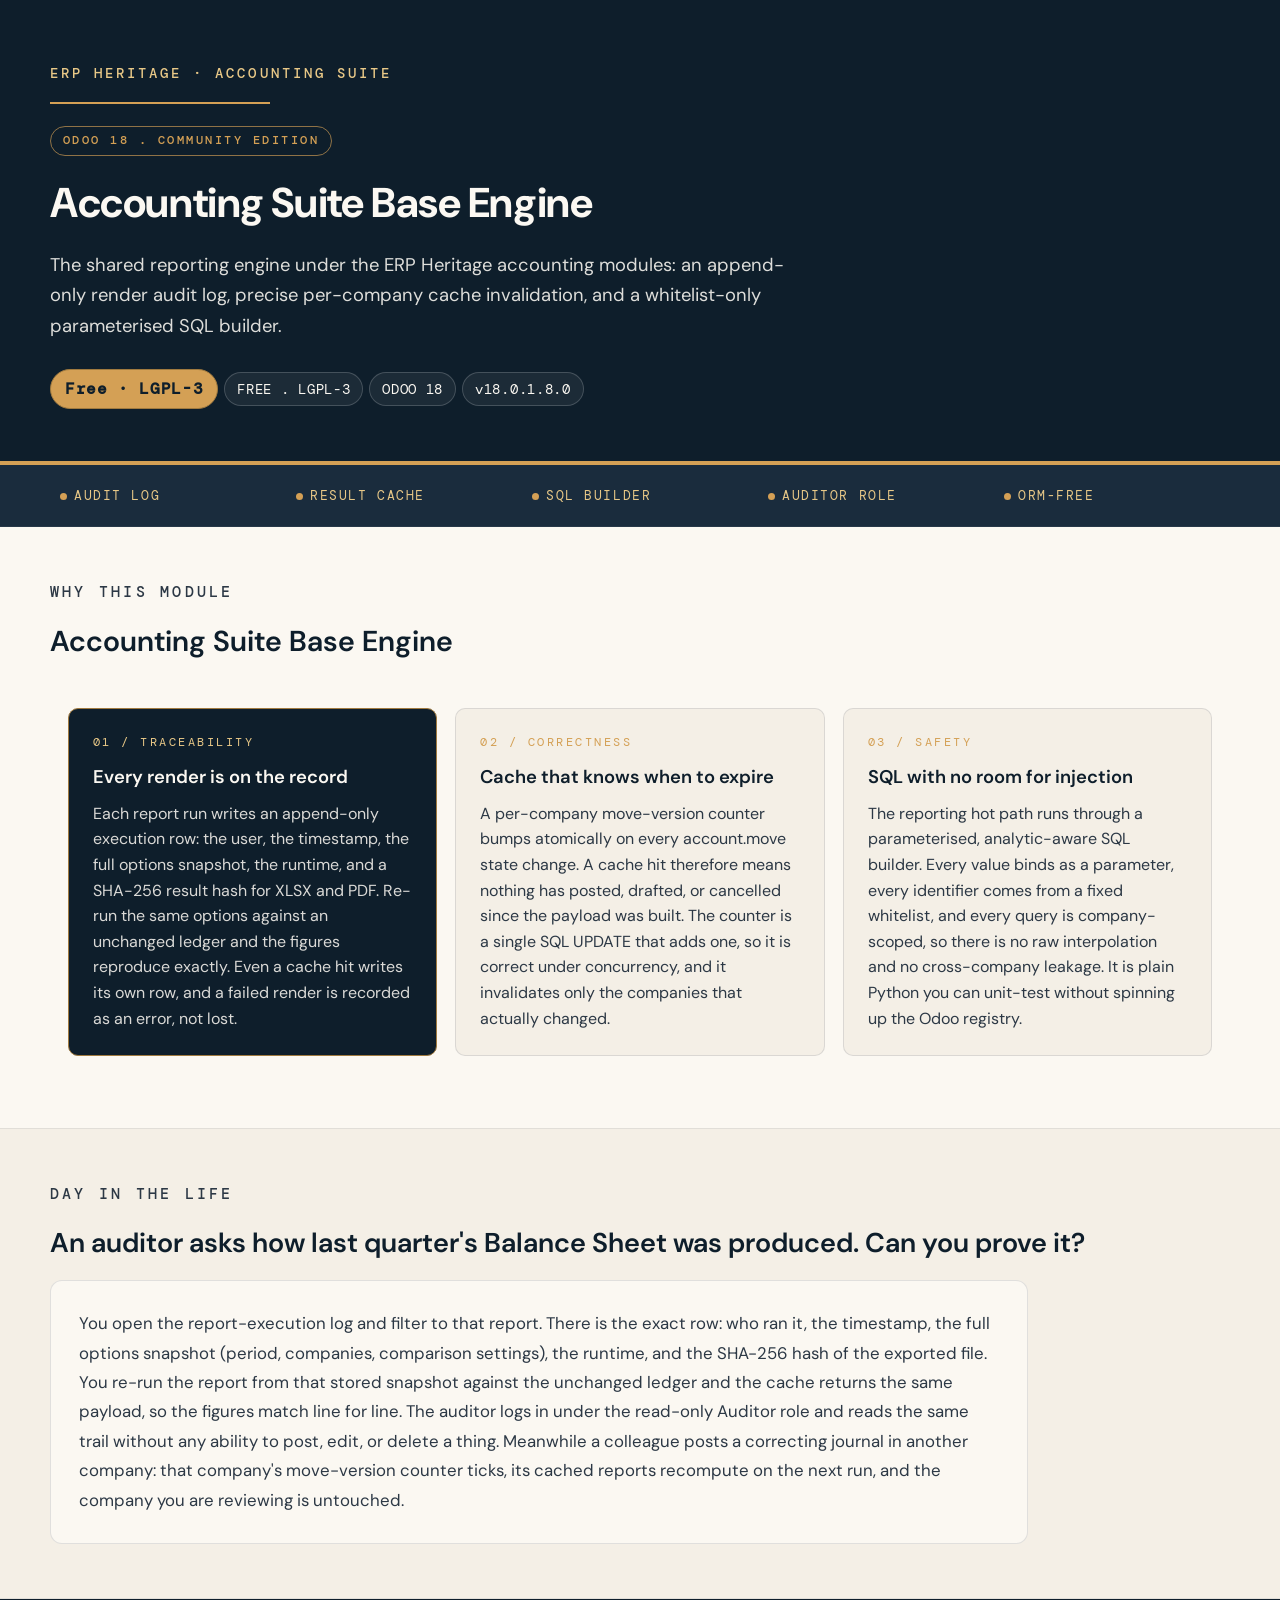
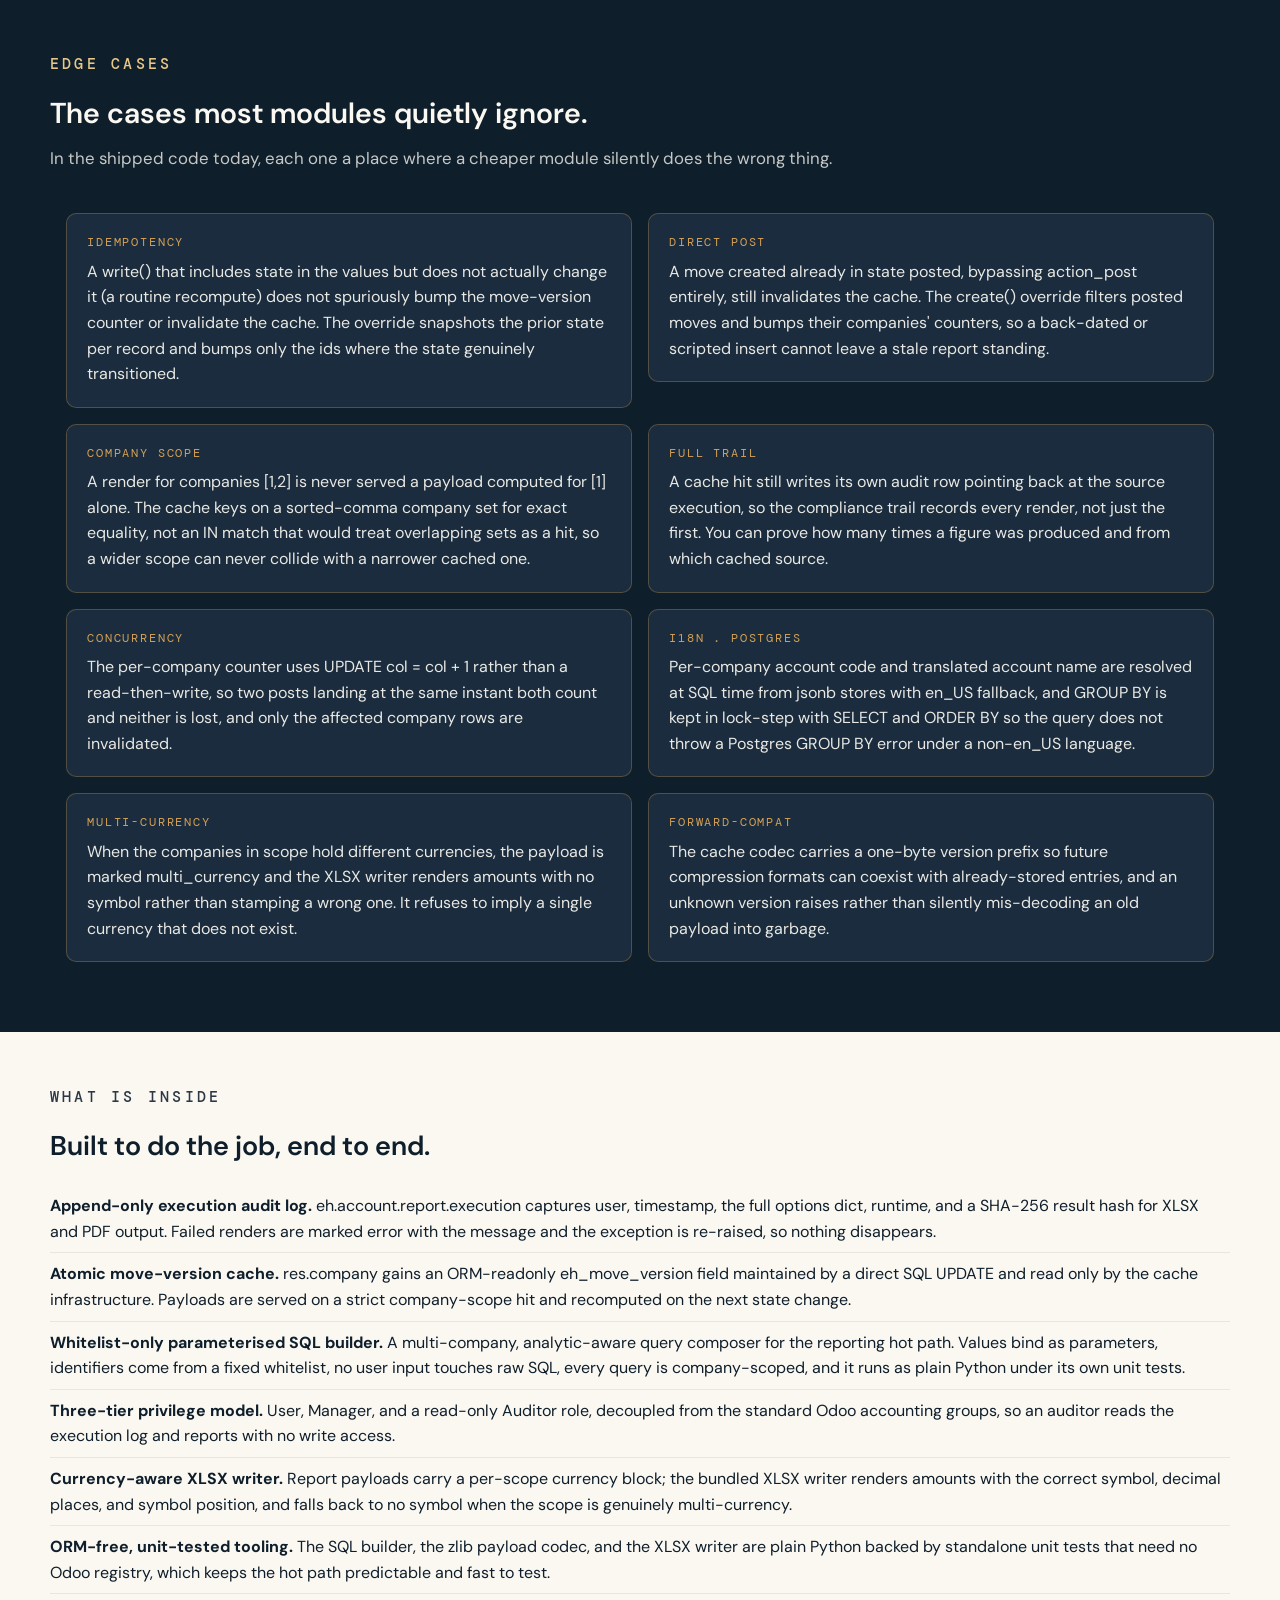
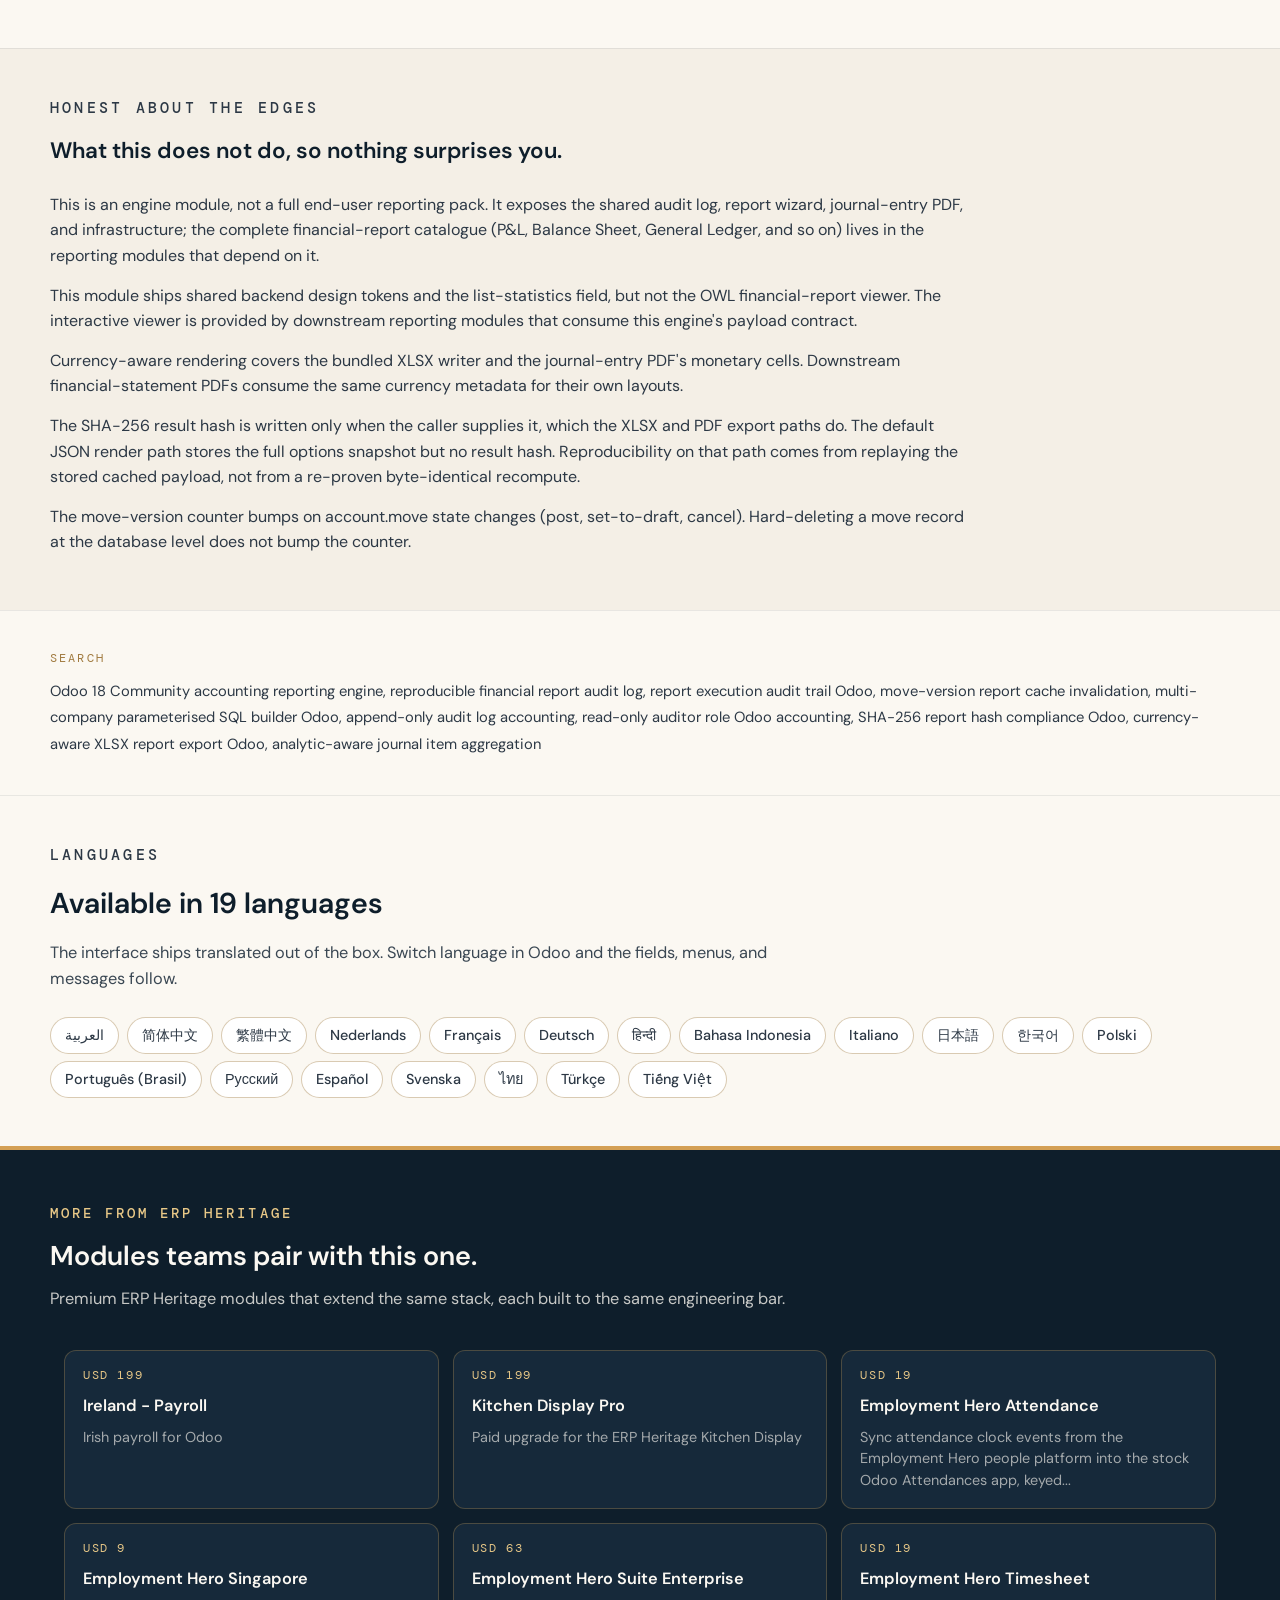
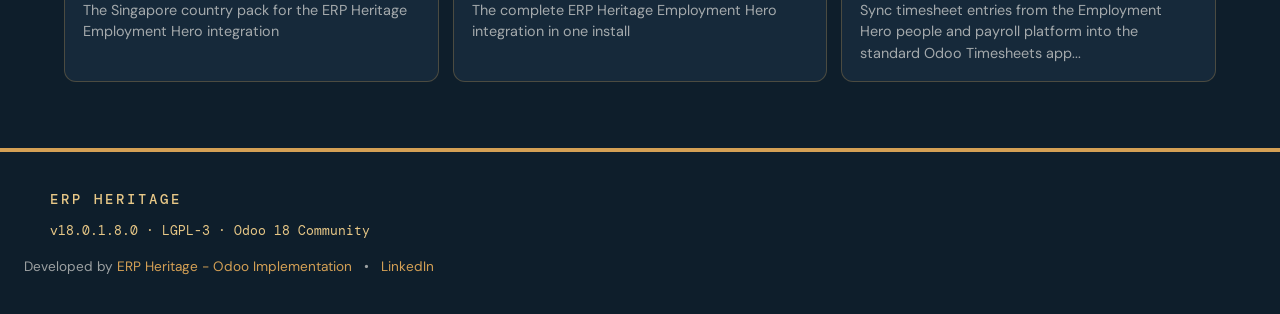
<file: eh_account_base/static/description/index.html>
<!DOCTYPE html>
<html lang="en">
<head>
<meta charset="UTF-8">
<title>Accounting Suite Base Engine | ERP Heritage</title>
<meta name="viewport" content="width=device-width, initial-scale=1">
<meta name="description" content="Shared reporting engine for the ERP Heritage Odoo 18 Community accounting suite, providing a reproducible report-execution audit log and a move-version result cache. Append-only audit log of every report render with user, timestamp, the full options snapshot, runtime, and a SHA-256 result hash for X">
<link rel="preconnect" href="https://fonts.googleapis.com">
<link rel="preconnect" href="https://fonts.gstatic.com" crossorigin>
<link href="https://fonts.googleapis.com/css2?family=DM+Sans:wght@400;500;600;700&family=DM+Mono:wght@400;500&display=swap" rel="stylesheet">
</head>
<body style="margin:0;padding:0;background-color:#FBF8F2;color:#0E1E2B;font-family:'DM Sans',-apple-system,BlinkMacSystemFont,'Segoe UI',Roboto,system-ui,sans-serif;font-size:16px;line-height:1.6;font-weight:400;">
<header style="background-color:#0E1E2B;color:#FBF8F2;padding:60px 24px 52px 24px;border-bottom:4px solid #D4A055;">
  <div style="max-width:1180px;margin:0 auto;">
    <div style="margin-bottom:16px;"><span style="font-size:0.86rem;font-weight:500;letter-spacing:0.22em;text-transform:uppercase;color:#E8C887;font-family:'DM Mono',ui-monospace,monospace;">ERP Heritage &middot; Accounting Suite</span></div>
    <div style="width:220px;height:2px;background-color:#D4A055;margin:14px 0 18px 0;"></div>
    <span style="display:inline-block;font-family:'DM Mono',ui-monospace,monospace;font-size:0.78rem;font-weight:500;letter-spacing:0.2em;text-transform:uppercase;color:#D4A055;padding:4px 12px;border:1px solid rgba(212,160,85,0.65);border-radius:999px;margin:4px 6px 8px 0;">ODOO 18 . COMMUNITY EDITION</span>
    <h1 style="font-size:2.6rem;margin:6px 0 10px 0;font-weight:700;letter-spacing:-0.01em;color:#FBF8F2;">Accounting Suite Base Engine</h1>
    <p style="margin:14px 0 0 0;font-size:1.15rem;line-height:1.65;max-width:760px;color:rgba(251,248,242,0.88);">The shared reporting engine under the ERP Heritage accounting modules: an append-only render audit log, precise per-company cache invalidation, and a whitelist-only parameterised SQL builder.</p>
    <div style="margin-top:24px;"><span style="display:inline-block;background-color:#D4A055;border:1px solid #A07A3F;color:#0E1E2B;padding:6px 14px;border-radius:999px;font-size:1.0rem;letter-spacing:0.04em;font-family:'DM Mono',ui-monospace,monospace;margin:4px 6px 0 0;font-weight:600;">Free · LGPL-3</span><span style="display:inline-block;background-color:rgba(255,255,255,0.06);border:1px solid rgba(255,255,255,0.18);color:#FBF8F2;padding:5px 12px;border-radius:999px;font-size:0.86rem;letter-spacing:0.05em;font-family:'DM Mono',ui-monospace,monospace;margin:4px 6px 0 0;">FREE . LGPL-3</span><span style="display:inline-block;background-color:rgba(255,255,255,0.06);border:1px solid rgba(255,255,255,0.18);color:#FBF8F2;padding:5px 12px;border-radius:999px;font-size:0.86rem;letter-spacing:0.05em;font-family:'DM Mono',ui-monospace,monospace;margin:4px 6px 0 0;">ODOO 18</span><span style="display:inline-block;background-color:rgba(255,255,255,0.06);border:1px solid rgba(255,255,255,0.18);color:#FBF8F2;padding:5px 12px;border-radius:999px;font-size:0.86rem;letter-spacing:0.05em;font-family:'DM Mono',ui-monospace,monospace;margin:4px 6px 0 0;">v18.0.1.8.0</span></div>
  </div>
</header>
<section style="background-color:#1A2C3D;color:#FBF8F2;padding:20px 0;border-bottom:1px solid rgba(255,255,255,0.06);">
  <div style="max-width:1180px;margin:0 auto;padding:0 24px;display:table;width:100%;table-layout:fixed;"><div style="display:table-cell;font-family:'DM Mono',ui-monospace,monospace;font-size:0.82rem;letter-spacing:0.12em;text-transform:uppercase;color:#E8C887;padding:0 10px;vertical-align:middle;"><span style="display:inline-block;width:7px;height:7px;background-color:#D4A055;border-radius:50%;margin-right:7px;vertical-align:middle;"></span>Audit log</div><div style="display:table-cell;font-family:'DM Mono',ui-monospace,monospace;font-size:0.82rem;letter-spacing:0.12em;text-transform:uppercase;color:#E8C887;padding:0 10px;vertical-align:middle;"><span style="display:inline-block;width:7px;height:7px;background-color:#D4A055;border-radius:50%;margin-right:7px;vertical-align:middle;"></span>Result cache</div><div style="display:table-cell;font-family:'DM Mono',ui-monospace,monospace;font-size:0.82rem;letter-spacing:0.12em;text-transform:uppercase;color:#E8C887;padding:0 10px;vertical-align:middle;"><span style="display:inline-block;width:7px;height:7px;background-color:#D4A055;border-radius:50%;margin-right:7px;vertical-align:middle;"></span>SQL builder</div><div style="display:table-cell;font-family:'DM Mono',ui-monospace,monospace;font-size:0.82rem;letter-spacing:0.12em;text-transform:uppercase;color:#E8C887;padding:0 10px;vertical-align:middle;"><span style="display:inline-block;width:7px;height:7px;background-color:#D4A055;border-radius:50%;margin-right:7px;vertical-align:middle;"></span>Auditor role</div><div style="display:table-cell;font-family:'DM Mono',ui-monospace,monospace;font-size:0.82rem;letter-spacing:0.12em;text-transform:uppercase;color:#E8C887;padding:0 10px;vertical-align:middle;"><span style="display:inline-block;width:7px;height:7px;background-color:#D4A055;border-radius:50%;margin-right:7px;vertical-align:middle;"></span>ORM-free</div></div>
</section>
<section style="padding:54px 0;background-color:#FBF8F2;">
  <div style="max-width:1180px;margin:0 auto;padding:0 24px;">
    <h2 style="font-size:0.92rem;text-transform:uppercase;letter-spacing:0.22em;color:#2C3845;margin:0 0 14px 0;font-weight:500;font-family:'DM Mono',ui-monospace,monospace;">Why this module</h2>
    <h3 style="font-size:1.8rem;margin:0 0 26px 0;font-weight:600;color:#0E1E2B;">Accounting Suite Base Engine</h3>
    <div style="display:table;width:100%;border-collapse:separate;border-spacing:18px;"><div style="display:table-row;"><div style="display:table-cell;width:33.33%;vertical-align:top;"><div style="background-color:#0E1E2B;color:#FBF8F2;border:1px solid #A07A3F;padding:24px;border-radius:10px;height:100%;box-sizing:border-box;"><div style="font-family:'DM Mono',ui-monospace,monospace;font-size:0.78rem;letter-spacing:0.2em;color:#E8C887;margin-bottom:10px;">01 / TRACEABILITY</div><h3 style="font-size:1.15rem;font-weight:600;margin:0 0 8px 0;color:#FBF8F2;">Every render is on the record</h3><p style="font-size:1.0rem;color:rgba(251,248,242,0.86);line-height:1.6;margin:0;">Each report run writes an append-only execution row: the user, the timestamp, the full options snapshot, the runtime, and a SHA-256 result hash for XLSX and PDF. Re-run the same options against an unchanged ledger and the figures reproduce exactly. Even a cache hit writes its own row, and a failed render is recorded as an error, not lost.</p></div></div><div style="display:table-cell;width:33.33%;vertical-align:top;"><div style="background-color:#F4EFE6;color:#0E1E2B;border:1px solid rgba(58,74,92,0.14);padding:24px;border-radius:10px;height:100%;box-sizing:border-box;"><div style="font-family:'DM Mono',ui-monospace,monospace;font-size:0.78rem;letter-spacing:0.2em;color:#D4A055;margin-bottom:10px;">02 / CORRECTNESS</div><h3 style="font-size:1.15rem;font-weight:600;margin:0 0 8px 0;color:#0E1E2B;">Cache that knows when to expire</h3><p style="font-size:1.0rem;color:#2C3845;line-height:1.6;margin:0;">A per-company move-version counter bumps atomically on every account.move state change. A cache hit therefore means nothing has posted, drafted, or cancelled since the payload was built. The counter is a single SQL UPDATE that adds one, so it is correct under concurrency, and it invalidates only the companies that actually changed.</p></div></div><div style="display:table-cell;width:33.33%;vertical-align:top;"><div style="background-color:#F4EFE6;color:#0E1E2B;border:1px solid rgba(58,74,92,0.14);padding:24px;border-radius:10px;height:100%;box-sizing:border-box;"><div style="font-family:'DM Mono',ui-monospace,monospace;font-size:0.78rem;letter-spacing:0.2em;color:#D4A055;margin-bottom:10px;">03 / SAFETY</div><h3 style="font-size:1.15rem;font-weight:600;margin:0 0 8px 0;color:#0E1E2B;">SQL with no room for injection</h3><p style="font-size:1.0rem;color:#2C3845;line-height:1.6;margin:0;">The reporting hot path runs through a parameterised, analytic-aware SQL builder. Every value binds as a parameter, every identifier comes from a fixed whitelist, and every query is company-scoped, so there is no raw interpolation and no cross-company leakage. It is plain Python you can unit-test without spinning up the Odoo registry.</p></div></div></div></div>
  </div>
</section>
<section style="padding:54px 0;background-color:#F4EFE6;border-top:1px solid rgba(58,74,92,0.10);border-bottom:1px solid rgba(58,74,92,0.10);">
  <div style="max-width:1180px;margin:0 auto;padding:0 24px;">
    <h2 style="font-size:0.92rem;text-transform:uppercase;letter-spacing:0.22em;color:#2C3845;margin:0 0 14px 0;font-weight:500;font-family:'DM Mono',ui-monospace,monospace;">Day in the life</h2>
    <h3 style="font-size:1.7rem;margin:0 0 16px 0;font-weight:600;color:#0E1E2B;">An auditor asks how last quarter's Balance Sheet was produced. Can you prove it?</h3>
    <div style="background-color:#FBF8F2;border:1px solid rgba(58,74,92,0.14);border-radius:12px;padding:28px;max-width:920px;">
      <p style="font-size:1.05rem;line-height:1.75;color:#2C3845;margin:0;">You open the report-execution log and filter to that report. There is the exact row: who ran it, the timestamp, the full options snapshot (period, companies, comparison settings), the runtime, and the SHA-256 hash of the exported file. You re-run the report from that stored snapshot against the unchanged ledger and the cache returns the same payload, so the figures match line for line. The auditor logs in under the read-only Auditor role and reads the same trail without any ability to post, edit, or delete a thing. Meanwhile a colleague posts a correcting journal in another company: that company's move-version counter ticks, its cached reports recompute on the next run, and the company you are reviewing is untouched.</p>
    </div>
  </div>
</section>
<section style="padding:54px 0;background-color:#0E1E2B;color:#FBF8F2;">
  <div style="max-width:1180px;margin:0 auto;padding:0 24px;">
    <h2 style="font-size:0.92rem;text-transform:uppercase;letter-spacing:0.22em;color:#E8C887;margin:0 0 14px 0;font-weight:500;font-family:'DM Mono',ui-monospace,monospace;">Edge cases</h2>
    <h3 style="font-size:1.8rem;margin:0 0 8px 0;font-weight:600;color:#FBF8F2;">The cases most modules quietly ignore.</h3>
    <p style="font-size:1.05rem;color:rgba(251,248,242,0.78);margin:0 0 26px 0;max-width:820px;">In the shipped code today, each one a place where a cheaper module silently does the wrong thing.</p>
    <div style="display:table;width:100%;border-collapse:separate;border-spacing:16px;"><div style="display:table-row;"><div style="display:table-cell;width:50%;vertical-align:top;"><div style="background-color:#1A2C3D;border:1px solid rgba(212,160,85,0.30);border-radius:10px;padding:20px;height:100%;box-sizing:border-box;"><div style="font-family:'DM Mono',ui-monospace,monospace;font-size:0.72rem;letter-spacing:0.16em;color:#D4A055;margin-bottom:6px;">IDEMPOTENCY</div><p style="margin:0;font-size:1.0rem;line-height:1.6;color:rgba(251,248,242,0.92);">A write() that includes state in the values but does not actually change it (a routine recompute) does not spuriously bump the move-version counter or invalidate the cache. The override snapshots the prior state per record and bumps only the ids where the state genuinely transitioned.</p></div></div><div style="display:table-cell;width:50%;vertical-align:top;"><div style="background-color:#1A2C3D;border:1px solid rgba(212,160,85,0.30);border-radius:10px;padding:20px;height:100%;box-sizing:border-box;"><div style="font-family:'DM Mono',ui-monospace,monospace;font-size:0.72rem;letter-spacing:0.16em;color:#D4A055;margin-bottom:6px;">DIRECT POST</div><p style="margin:0;font-size:1.0rem;line-height:1.6;color:rgba(251,248,242,0.92);">A move created already in state posted, bypassing action_post entirely, still invalidates the cache. The create() override filters posted moves and bumps their companies' counters, so a back-dated or scripted insert cannot leave a stale report standing.</p></div></div></div><div style="display:table-row;"><div style="display:table-cell;width:50%;vertical-align:top;"><div style="background-color:#1A2C3D;border:1px solid rgba(212,160,85,0.30);border-radius:10px;padding:20px;height:100%;box-sizing:border-box;"><div style="font-family:'DM Mono',ui-monospace,monospace;font-size:0.72rem;letter-spacing:0.16em;color:#D4A055;margin-bottom:6px;">COMPANY SCOPE</div><p style="margin:0;font-size:1.0rem;line-height:1.6;color:rgba(251,248,242,0.92);">A render for companies [1,2] is never served a payload computed for [1] alone. The cache keys on a sorted-comma company set for exact equality, not an IN match that would treat overlapping sets as a hit, so a wider scope can never collide with a narrower cached one.</p></div></div><div style="display:table-cell;width:50%;vertical-align:top;"><div style="background-color:#1A2C3D;border:1px solid rgba(212,160,85,0.30);border-radius:10px;padding:20px;height:100%;box-sizing:border-box;"><div style="font-family:'DM Mono',ui-monospace,monospace;font-size:0.72rem;letter-spacing:0.16em;color:#D4A055;margin-bottom:6px;">FULL TRAIL</div><p style="margin:0;font-size:1.0rem;line-height:1.6;color:rgba(251,248,242,0.92);">A cache hit still writes its own audit row pointing back at the source execution, so the compliance trail records every render, not just the first. You can prove how many times a figure was produced and from which cached source.</p></div></div></div><div style="display:table-row;"><div style="display:table-cell;width:50%;vertical-align:top;"><div style="background-color:#1A2C3D;border:1px solid rgba(212,160,85,0.30);border-radius:10px;padding:20px;height:100%;box-sizing:border-box;"><div style="font-family:'DM Mono',ui-monospace,monospace;font-size:0.72rem;letter-spacing:0.16em;color:#D4A055;margin-bottom:6px;">CONCURRENCY</div><p style="margin:0;font-size:1.0rem;line-height:1.6;color:rgba(251,248,242,0.92);">The per-company counter uses UPDATE col = col + 1 rather than a read-then-write, so two posts landing at the same instant both count and neither is lost, and only the affected company rows are invalidated.</p></div></div><div style="display:table-cell;width:50%;vertical-align:top;"><div style="background-color:#1A2C3D;border:1px solid rgba(212,160,85,0.30);border-radius:10px;padding:20px;height:100%;box-sizing:border-box;"><div style="font-family:'DM Mono',ui-monospace,monospace;font-size:0.72rem;letter-spacing:0.16em;color:#D4A055;margin-bottom:6px;">I18N . POSTGRES</div><p style="margin:0;font-size:1.0rem;line-height:1.6;color:rgba(251,248,242,0.92);">Per-company account code and translated account name are resolved at SQL time from jsonb stores with en_US fallback, and GROUP BY is kept in lock-step with SELECT and ORDER BY so the query does not throw a Postgres GROUP BY error under a non-en_US language.</p></div></div></div><div style="display:table-row;"><div style="display:table-cell;width:50%;vertical-align:top;"><div style="background-color:#1A2C3D;border:1px solid rgba(212,160,85,0.30);border-radius:10px;padding:20px;height:100%;box-sizing:border-box;"><div style="font-family:'DM Mono',ui-monospace,monospace;font-size:0.72rem;letter-spacing:0.16em;color:#D4A055;margin-bottom:6px;">MULTI-CURRENCY</div><p style="margin:0;font-size:1.0rem;line-height:1.6;color:rgba(251,248,242,0.92);">When the companies in scope hold different currencies, the payload is marked multi_currency and the XLSX writer renders amounts with no symbol rather than stamping a wrong one. It refuses to imply a single currency that does not exist.</p></div></div><div style="display:table-cell;width:50%;vertical-align:top;"><div style="background-color:#1A2C3D;border:1px solid rgba(212,160,85,0.30);border-radius:10px;padding:20px;height:100%;box-sizing:border-box;"><div style="font-family:'DM Mono',ui-monospace,monospace;font-size:0.72rem;letter-spacing:0.16em;color:#D4A055;margin-bottom:6px;">FORWARD-COMPAT</div><p style="margin:0;font-size:1.0rem;line-height:1.6;color:rgba(251,248,242,0.92);">The cache codec carries a one-byte version prefix so future compression formats can coexist with already-stored entries, and an unknown version raises rather than silently mis-decoding an old payload into garbage.</p></div></div></div></div>
  </div>
</section>
<section style="padding:54px 0;background-color:#FBF8F2;">
  <div style="max-width:1180px;margin:0 auto;padding:0 24px;">
    <h2 style="font-size:0.92rem;text-transform:uppercase;letter-spacing:0.22em;color:#2C3845;margin:0 0 14px 0;font-weight:500;font-family:'DM Mono',ui-monospace,monospace;">What is inside</h2>
    <h3 style="font-size:1.7rem;margin:0 0 18px 0;font-weight:600;color:#0E1E2B;">Built to do the job, end to end.</h3>
    <ul style="margin:0;padding:0;list-style:none;"><li style="padding:8px 0;border-bottom:1px solid rgba(58,74,92,0.10);"><strong>Append-only execution audit log.</strong> eh.account.report.execution captures user, timestamp, the full options dict, runtime, and a SHA-256 result hash for XLSX and PDF output. Failed renders are marked error with the message and the exception is re-raised, so nothing disappears.</li><li style="padding:8px 0;border-bottom:1px solid rgba(58,74,92,0.10);"><strong>Atomic move-version cache.</strong> res.company gains an ORM-readonly eh_move_version field maintained by a direct SQL UPDATE and read only by the cache infrastructure. Payloads are served on a strict company-scope hit and recomputed on the next state change.</li><li style="padding:8px 0;border-bottom:1px solid rgba(58,74,92,0.10);"><strong>Whitelist-only parameterised SQL builder.</strong> A multi-company, analytic-aware query composer for the reporting hot path. Values bind as parameters, identifiers come from a fixed whitelist, no user input touches raw SQL, every query is company-scoped, and it runs as plain Python under its own unit tests.</li><li style="padding:8px 0;border-bottom:1px solid rgba(58,74,92,0.10);"><strong>Three-tier privilege model.</strong> User, Manager, and a read-only Auditor role, decoupled from the standard Odoo accounting groups, so an auditor reads the execution log and reports with no write access.</li><li style="padding:8px 0;border-bottom:1px solid rgba(58,74,92,0.10);"><strong>Currency-aware XLSX writer.</strong> Report payloads carry a per-scope currency block; the bundled XLSX writer renders amounts with the correct symbol, decimal places, and symbol position, and falls back to no symbol when the scope is genuinely multi-currency.</li><li style="padding:8px 0;border-bottom:1px solid rgba(58,74,92,0.10);"><strong>ORM-free, unit-tested tooling.</strong> The SQL builder, the zlib payload codec, and the XLSX writer are plain Python backed by standalone unit tests that need no Odoo registry, which keeps the hot path predictable and fast to test.</li></ul>
  </div>
</section>
<section style="padding:48px 0;background-color:#F4EFE6;border-top:1px solid rgba(58,74,92,0.10);">
  <div style="max-width:1180px;margin:0 auto;padding:0 24px;">
    <h2 style="font-size:0.92rem;text-transform:uppercase;letter-spacing:0.22em;color:#2C3845;margin:0 0 12px 0;font-weight:500;font-family:'DM Mono',ui-monospace,monospace;">Honest about the edges</h2>
    <h3 style="font-size:1.4rem;margin:0 0 16px 0;font-weight:600;color:#0E1E2B;">What this does not do, so nothing surprises you.</h3>
    <ul style="margin:0;padding:0;list-style:none;max-width:920px;">
      <li style="padding:7px 0;color:#2C3845;font-size:1.0rem;line-height:1.6;">This is an engine module, not a full end-user reporting pack. It exposes the shared audit log, report wizard, journal-entry PDF, and infrastructure; the complete financial-report catalogue (P&amp;L, Balance Sheet, General Ledger, and so on) lives in the reporting modules that depend on it.</li>
      <li style="padding:7px 0;color:#2C3845;font-size:1.0rem;line-height:1.6;">This module ships shared backend design tokens and the list-statistics field, but not the OWL financial-report viewer. The interactive viewer is provided by downstream reporting modules that consume this engine's payload contract.</li>
      <li style="padding:7px 0;color:#2C3845;font-size:1.0rem;line-height:1.6;">Currency-aware rendering covers the bundled XLSX writer and the journal-entry PDF's monetary cells. Downstream financial-statement PDFs consume the same currency metadata for their own layouts.</li>
      <li style="padding:7px 0;color:#2C3845;font-size:1.0rem;line-height:1.6;">The SHA-256 result hash is written only when the caller supplies it, which the XLSX and PDF export paths do. The default JSON render path stores the full options snapshot but no result hash. Reproducibility on that path comes from replaying the stored cached payload, not from a re-proven byte-identical recompute.</li>
      <li style="padding:7px 0;color:#2C3845;font-size:1.0rem;line-height:1.6;">The move-version counter bumps on account.move state changes (post, set-to-draft, cancel). Hard-deleting a move record at the database level does not bump the counter.</li>
    </ul>
  </div>
</section>
<section style="padding:38px 0;background-color:#FBF8F2;border-top:1px solid rgba(58,74,92,0.10);">
  <div style="max-width:1180px;margin:0 auto;padding:0 24px;">
    <div style="font-family:'DM Mono',ui-monospace,monospace;font-size:0.74rem;letter-spacing:0.18em;text-transform:uppercase;color:#A07A3F;margin-bottom:10px;">Search</div>
    <p style="font-size:0.92rem;color:#2C3845;line-height:1.8;margin:0;">Odoo 18 Community accounting reporting engine, reproducible financial report audit log, report execution audit trail Odoo, move-version report cache invalidation, multi-company parameterised SQL builder Odoo, append-only audit log accounting, read-only auditor role Odoo accounting, SHA-256 report hash compliance Odoo, currency-aware XLSX report export Odoo, analytic-aware journal item aggregation</p>
  </div>
</section>
<!-- eh-i18n-langs-v1 -->
<section style="padding:48px 0;background-color:#FBF8F2;border-top:1px solid rgba(14,30,43,0.08);"><div style="max-width:1180px;margin:0 auto;padding:0 24px;"><h2 style="font-size:0.92rem;text-transform:uppercase;letter-spacing:0.22em;color:#2C3845;margin:0 0 12px 0;font-weight:500;font-family:'DM Mono',ui-monospace,monospace;">Languages</h2><h3 style="font-size:1.8rem;margin:0 0 14px 0;font-weight:600;color:#0E1E2B;">Available in 19 languages</h3><p style="margin:0 0 18px 0;font-size:1.02rem;line-height:1.6;color:#3A4753;max-width:780px;">The interface ships translated out of the box. Switch language in Odoo and the fields, menus, and messages follow.</p><div style="margin:0;"><span style="display:inline-block;background-color:#FFFFFF;border:1px solid rgba(160,122,63,0.40);color:#2C3845;padding:6px 14px;border-radius:999px;font-size:0.9rem;font-weight:500;font-family:'DM Sans',-apple-system,BlinkMacSystemFont,sans-serif;margin:7px 8px 0 0;">العربية</span><span style="display:inline-block;background-color:#FFFFFF;border:1px solid rgba(160,122,63,0.40);color:#2C3845;padding:6px 14px;border-radius:999px;font-size:0.9rem;font-weight:500;font-family:'DM Sans',-apple-system,BlinkMacSystemFont,sans-serif;margin:7px 8px 0 0;">简体中文</span><span style="display:inline-block;background-color:#FFFFFF;border:1px solid rgba(160,122,63,0.40);color:#2C3845;padding:6px 14px;border-radius:999px;font-size:0.9rem;font-weight:500;font-family:'DM Sans',-apple-system,BlinkMacSystemFont,sans-serif;margin:7px 8px 0 0;">繁體中文</span><span style="display:inline-block;background-color:#FFFFFF;border:1px solid rgba(160,122,63,0.40);color:#2C3845;padding:6px 14px;border-radius:999px;font-size:0.9rem;font-weight:500;font-family:'DM Sans',-apple-system,BlinkMacSystemFont,sans-serif;margin:7px 8px 0 0;">Nederlands</span><span style="display:inline-block;background-color:#FFFFFF;border:1px solid rgba(160,122,63,0.40);color:#2C3845;padding:6px 14px;border-radius:999px;font-size:0.9rem;font-weight:500;font-family:'DM Sans',-apple-system,BlinkMacSystemFont,sans-serif;margin:7px 8px 0 0;">Français</span><span style="display:inline-block;background-color:#FFFFFF;border:1px solid rgba(160,122,63,0.40);color:#2C3845;padding:6px 14px;border-radius:999px;font-size:0.9rem;font-weight:500;font-family:'DM Sans',-apple-system,BlinkMacSystemFont,sans-serif;margin:7px 8px 0 0;">Deutsch</span><span style="display:inline-block;background-color:#FFFFFF;border:1px solid rgba(160,122,63,0.40);color:#2C3845;padding:6px 14px;border-radius:999px;font-size:0.9rem;font-weight:500;font-family:'DM Sans',-apple-system,BlinkMacSystemFont,sans-serif;margin:7px 8px 0 0;">हिन्दी</span><span style="display:inline-block;background-color:#FFFFFF;border:1px solid rgba(160,122,63,0.40);color:#2C3845;padding:6px 14px;border-radius:999px;font-size:0.9rem;font-weight:500;font-family:'DM Sans',-apple-system,BlinkMacSystemFont,sans-serif;margin:7px 8px 0 0;">Bahasa Indonesia</span><span style="display:inline-block;background-color:#FFFFFF;border:1px solid rgba(160,122,63,0.40);color:#2C3845;padding:6px 14px;border-radius:999px;font-size:0.9rem;font-weight:500;font-family:'DM Sans',-apple-system,BlinkMacSystemFont,sans-serif;margin:7px 8px 0 0;">Italiano</span><span style="display:inline-block;background-color:#FFFFFF;border:1px solid rgba(160,122,63,0.40);color:#2C3845;padding:6px 14px;border-radius:999px;font-size:0.9rem;font-weight:500;font-family:'DM Sans',-apple-system,BlinkMacSystemFont,sans-serif;margin:7px 8px 0 0;">日本語</span><span style="display:inline-block;background-color:#FFFFFF;border:1px solid rgba(160,122,63,0.40);color:#2C3845;padding:6px 14px;border-radius:999px;font-size:0.9rem;font-weight:500;font-family:'DM Sans',-apple-system,BlinkMacSystemFont,sans-serif;margin:7px 8px 0 0;">한국어</span><span style="display:inline-block;background-color:#FFFFFF;border:1px solid rgba(160,122,63,0.40);color:#2C3845;padding:6px 14px;border-radius:999px;font-size:0.9rem;font-weight:500;font-family:'DM Sans',-apple-system,BlinkMacSystemFont,sans-serif;margin:7px 8px 0 0;">Polski</span><span style="display:inline-block;background-color:#FFFFFF;border:1px solid rgba(160,122,63,0.40);color:#2C3845;padding:6px 14px;border-radius:999px;font-size:0.9rem;font-weight:500;font-family:'DM Sans',-apple-system,BlinkMacSystemFont,sans-serif;margin:7px 8px 0 0;">Português (Brasil)</span><span style="display:inline-block;background-color:#FFFFFF;border:1px solid rgba(160,122,63,0.40);color:#2C3845;padding:6px 14px;border-radius:999px;font-size:0.9rem;font-weight:500;font-family:'DM Sans',-apple-system,BlinkMacSystemFont,sans-serif;margin:7px 8px 0 0;">Русский</span><span style="display:inline-block;background-color:#FFFFFF;border:1px solid rgba(160,122,63,0.40);color:#2C3845;padding:6px 14px;border-radius:999px;font-size:0.9rem;font-weight:500;font-family:'DM Sans',-apple-system,BlinkMacSystemFont,sans-serif;margin:7px 8px 0 0;">Español</span><span style="display:inline-block;background-color:#FFFFFF;border:1px solid rgba(160,122,63,0.40);color:#2C3845;padding:6px 14px;border-radius:999px;font-size:0.9rem;font-weight:500;font-family:'DM Sans',-apple-system,BlinkMacSystemFont,sans-serif;margin:7px 8px 0 0;">Svenska</span><span style="display:inline-block;background-color:#FFFFFF;border:1px solid rgba(160,122,63,0.40);color:#2C3845;padding:6px 14px;border-radius:999px;font-size:0.9rem;font-weight:500;font-family:'DM Sans',-apple-system,BlinkMacSystemFont,sans-serif;margin:7px 8px 0 0;">ไทย</span><span style="display:inline-block;background-color:#FFFFFF;border:1px solid rgba(160,122,63,0.40);color:#2C3845;padding:6px 14px;border-radius:999px;font-size:0.9rem;font-weight:500;font-family:'DM Sans',-apple-system,BlinkMacSystemFont,sans-serif;margin:7px 8px 0 0;">Türkçe</span><span style="display:inline-block;background-color:#FFFFFF;border:1px solid rgba(160,122,63,0.40);color:#2C3845;padding:6px 14px;border-radius:999px;font-size:0.9rem;font-weight:500;font-family:'DM Sans',-apple-system,BlinkMacSystemFont,sans-serif;margin:7px 8px 0 0;">Tiếng Việt</span></div></div></section>
<!-- EH_CROSSSELL_START -->
<section style="padding:52px 0;background-color:#0E1E2B;color:#FBF8F2;border-top:4px solid #D4A055;">
  <div style="max-width:1180px;margin:0 auto;padding:0 24px;">
    <div style="font-family:'DM Mono',ui-monospace,monospace;font-size:0.86rem;font-weight:500;letter-spacing:0.22em;text-transform:uppercase;color:#E8C887;margin-bottom:10px;">More from ERP Heritage</div>
    <h3 style="font-size:1.7rem;margin:0 0 8px 0;font-weight:600;color:#FBF8F2;">Modules teams pair with this one.</h3>
    <p style="font-size:1.02rem;color:rgba(251,248,242,0.78);margin:0 0 24px 0;max-width:820px;">Premium ERP Heritage modules that extend the same stack, each built to the same engineering bar.</p>
    <div style="display:table;width:100%;border-collapse:separate;border-spacing:14px;"><div style="display:table-row;"><div style="display:table-cell;width:33%;vertical-align:top;padding:16px 18px;background-color:#16293A;border:1px solid rgba(212,160,85,0.28);border-radius:12px;"><div style="font-family:'DM Mono',ui-monospace,monospace;font-size:0.72rem;letter-spacing:0.14em;text-transform:uppercase;color:#E8C887;margin-bottom:8px;">USD 199</div><a href="https://apps.odoo.com/apps/modules/18.0/eh_l10n_ie_hr_payroll/" target="_blank" style="color:#FBF8F2;text-decoration:none;font-weight:600;font-size:1.02rem;line-height:1.4;">Ireland - Payroll</a><p style="margin:8px 0 0 0;font-size:0.9rem;line-height:1.5;color:rgba(251,248,242,0.82);"> <span style="color:rgba(251,248,242,0.62);font-weight:400;">Irish payroll for Odoo</span></p></div><div style="display:table-cell;width:33%;vertical-align:top;padding:16px 18px;background-color:#16293A;border:1px solid rgba(212,160,85,0.28);border-radius:12px;"><div style="font-family:'DM Mono',ui-monospace,monospace;font-size:0.72rem;letter-spacing:0.14em;text-transform:uppercase;color:#E8C887;margin-bottom:8px;">USD 199</div><a href="https://apps.odoo.com/apps/modules/18.0/eh_pos_kds_pro/" target="_blank" style="color:#FBF8F2;text-decoration:none;font-weight:600;font-size:1.02rem;line-height:1.4;">Kitchen Display Pro</a><p style="margin:8px 0 0 0;font-size:0.9rem;line-height:1.5;color:rgba(251,248,242,0.82);"> <span style="color:rgba(251,248,242,0.62);font-weight:400;">Paid upgrade for the ERP Heritage Kitchen Display</span></p></div><div style="display:table-cell;width:33%;vertical-align:top;padding:16px 18px;background-color:#16293A;border:1px solid rgba(212,160,85,0.28);border-radius:12px;"><div style="font-family:'DM Mono',ui-monospace,monospace;font-size:0.72rem;letter-spacing:0.14em;text-transform:uppercase;color:#E8C887;margin-bottom:8px;">USD 19</div><a href="https://apps.odoo.com/apps/modules/18.0/eh_hero_attendance/" target="_blank" style="color:#FBF8F2;text-decoration:none;font-weight:600;font-size:1.02rem;line-height:1.4;">Employment Hero Attendance</a><p style="margin:8px 0 0 0;font-size:0.9rem;line-height:1.5;color:rgba(251,248,242,0.82);"> <span style="color:rgba(251,248,242,0.62);font-weight:400;">Sync attendance clock events from the Employment Hero people platform into the stock Odoo Attendances app, keyed...</span></p></div></div><div style="display:table-row;"><div style="display:table-cell;width:33%;vertical-align:top;padding:16px 18px;background-color:#16293A;border:1px solid rgba(212,160,85,0.28);border-radius:12px;"><div style="font-family:'DM Mono',ui-monospace,monospace;font-size:0.72rem;letter-spacing:0.14em;text-transform:uppercase;color:#E8C887;margin-bottom:8px;">USD 9</div><a href="https://apps.odoo.com/apps/modules/18.0/eh_hero_country_sg/" target="_blank" style="color:#FBF8F2;text-decoration:none;font-weight:600;font-size:1.02rem;line-height:1.4;">Employment Hero Singapore</a><p style="margin:8px 0 0 0;font-size:0.9rem;line-height:1.5;color:rgba(251,248,242,0.82);"> <span style="color:rgba(251,248,242,0.62);font-weight:400;">The Singapore country pack for the ERP Heritage Employment Hero integration</span></p></div><div style="display:table-cell;width:33%;vertical-align:top;padding:16px 18px;background-color:#16293A;border:1px solid rgba(212,160,85,0.28);border-radius:12px;"><div style="font-family:'DM Mono',ui-monospace,monospace;font-size:0.72rem;letter-spacing:0.14em;text-transform:uppercase;color:#E8C887;margin-bottom:8px;">USD 63</div><a href="https://apps.odoo.com/apps/modules/18.0/eh_hero_enterprise/" target="_blank" style="color:#FBF8F2;text-decoration:none;font-weight:600;font-size:1.02rem;line-height:1.4;">Employment Hero Suite Enterprise</a><p style="margin:8px 0 0 0;font-size:0.9rem;line-height:1.5;color:rgba(251,248,242,0.82);"> <span style="color:rgba(251,248,242,0.62);font-weight:400;">The complete ERP Heritage Employment Hero integration in one install</span></p></div><div style="display:table-cell;width:33%;vertical-align:top;padding:16px 18px;background-color:#16293A;border:1px solid rgba(212,160,85,0.28);border-radius:12px;"><div style="font-family:'DM Mono',ui-monospace,monospace;font-size:0.72rem;letter-spacing:0.14em;text-transform:uppercase;color:#E8C887;margin-bottom:8px;">USD 19</div><a href="https://apps.odoo.com/apps/modules/18.0/eh_hero_timesheet/" target="_blank" style="color:#FBF8F2;text-decoration:none;font-weight:600;font-size:1.02rem;line-height:1.4;">Employment Hero Timesheet</a><p style="margin:8px 0 0 0;font-size:0.9rem;line-height:1.5;color:rgba(251,248,242,0.82);"> <span style="color:rgba(251,248,242,0.62);font-weight:400;">Sync timesheet entries from the Employment Hero people and payroll platform into the standard Odoo Timesheets app...</span></p></div></div></div>
  </div>
</section>
<!-- EH_CROSSSELL_END -->
<footer style="background-color:#0E1E2B;color:#FBF8F2;padding:36px 24px;border-top:4px solid #D4A055;">
  <div style="max-width:1180px;margin:0 auto;">
    <div style="font-size:0.86rem;font-weight:500;letter-spacing:0.22em;text-transform:uppercase;color:#E8C887;font-family:'DM Mono',ui-monospace,monospace;margin-bottom:8px;">ERP Heritage</div>
    <p style="margin:10px 0 0 0;font-size:0.82rem;color:#E8C887;font-family:'DM Mono',ui-monospace,monospace;">v18.0.1.8.0 &middot; LGPL-3 &middot; Odoo 18 Community</p>
  </div>
<!-- EH_SEO_START -->
    <p style="margin:12px 0 0 0;"><span style="font-size:0.85rem;color:rgba(251,248,242,0.6);">Developed by <a href="https://www.erpheritage.com.au/" target="_blank" style="color:#D4A055;text-decoration:none;">ERP Heritage - Odoo Implementation</a> <span style="margin:0 8px;">&bull;</span> <a href="https://www.linkedin.com/company/erpheritage/" target="_blank" style="color:#D4A055;text-decoration:none;">LinkedIn</a></span></p>
    <!-- EH_SEO_END -->
</footer>
</body>
</html>
</file>
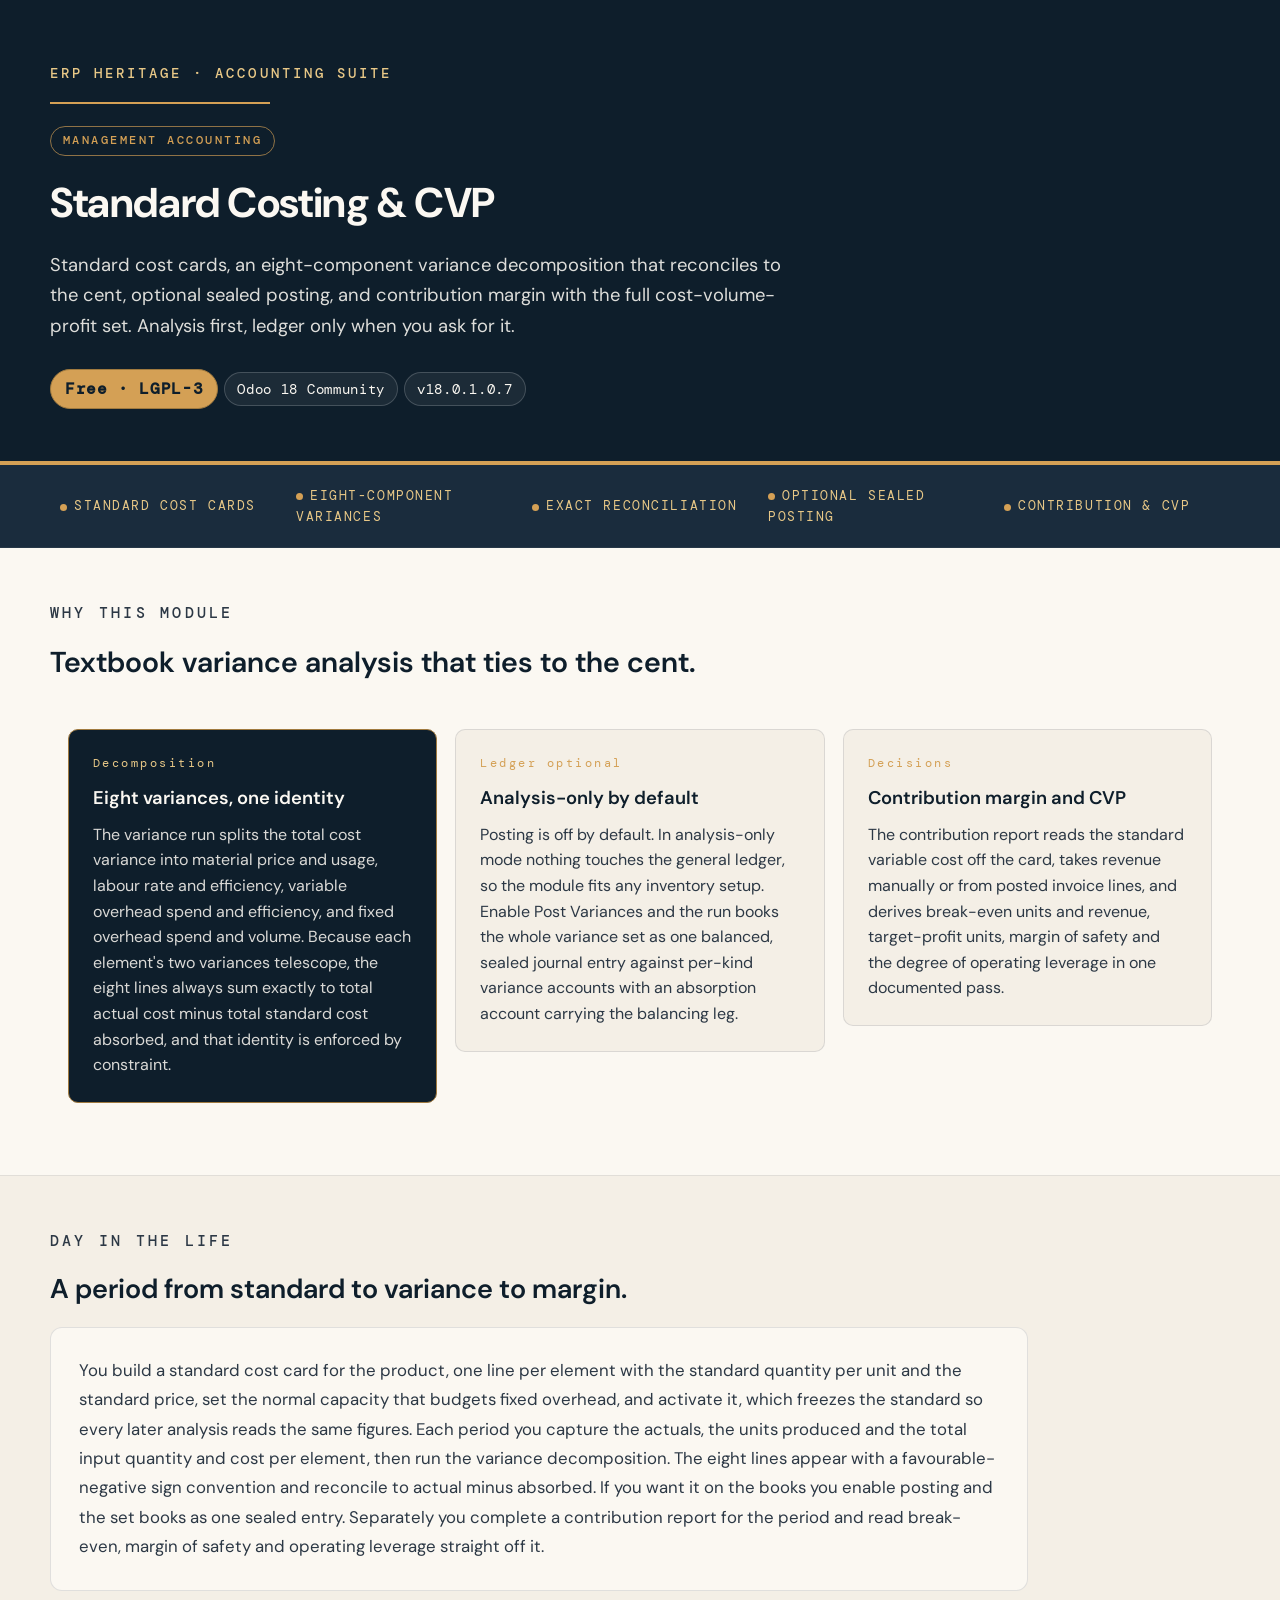
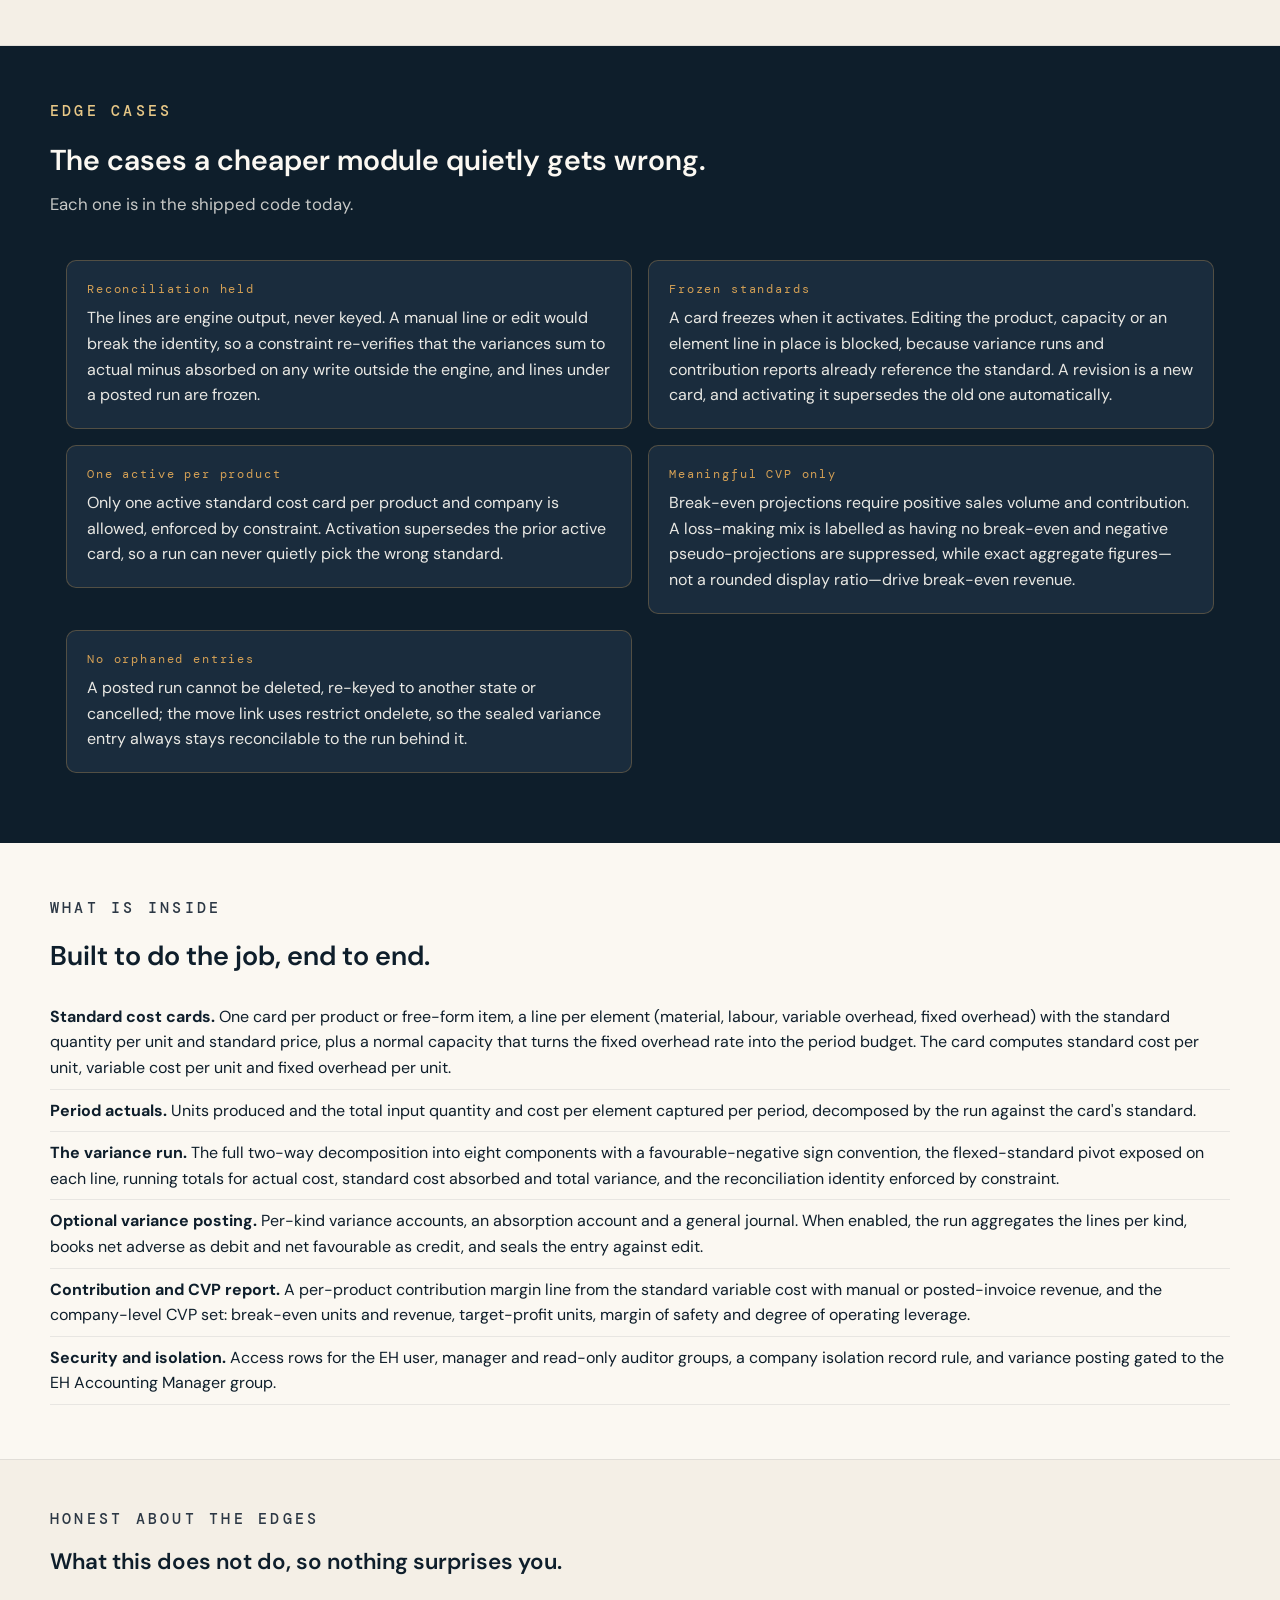
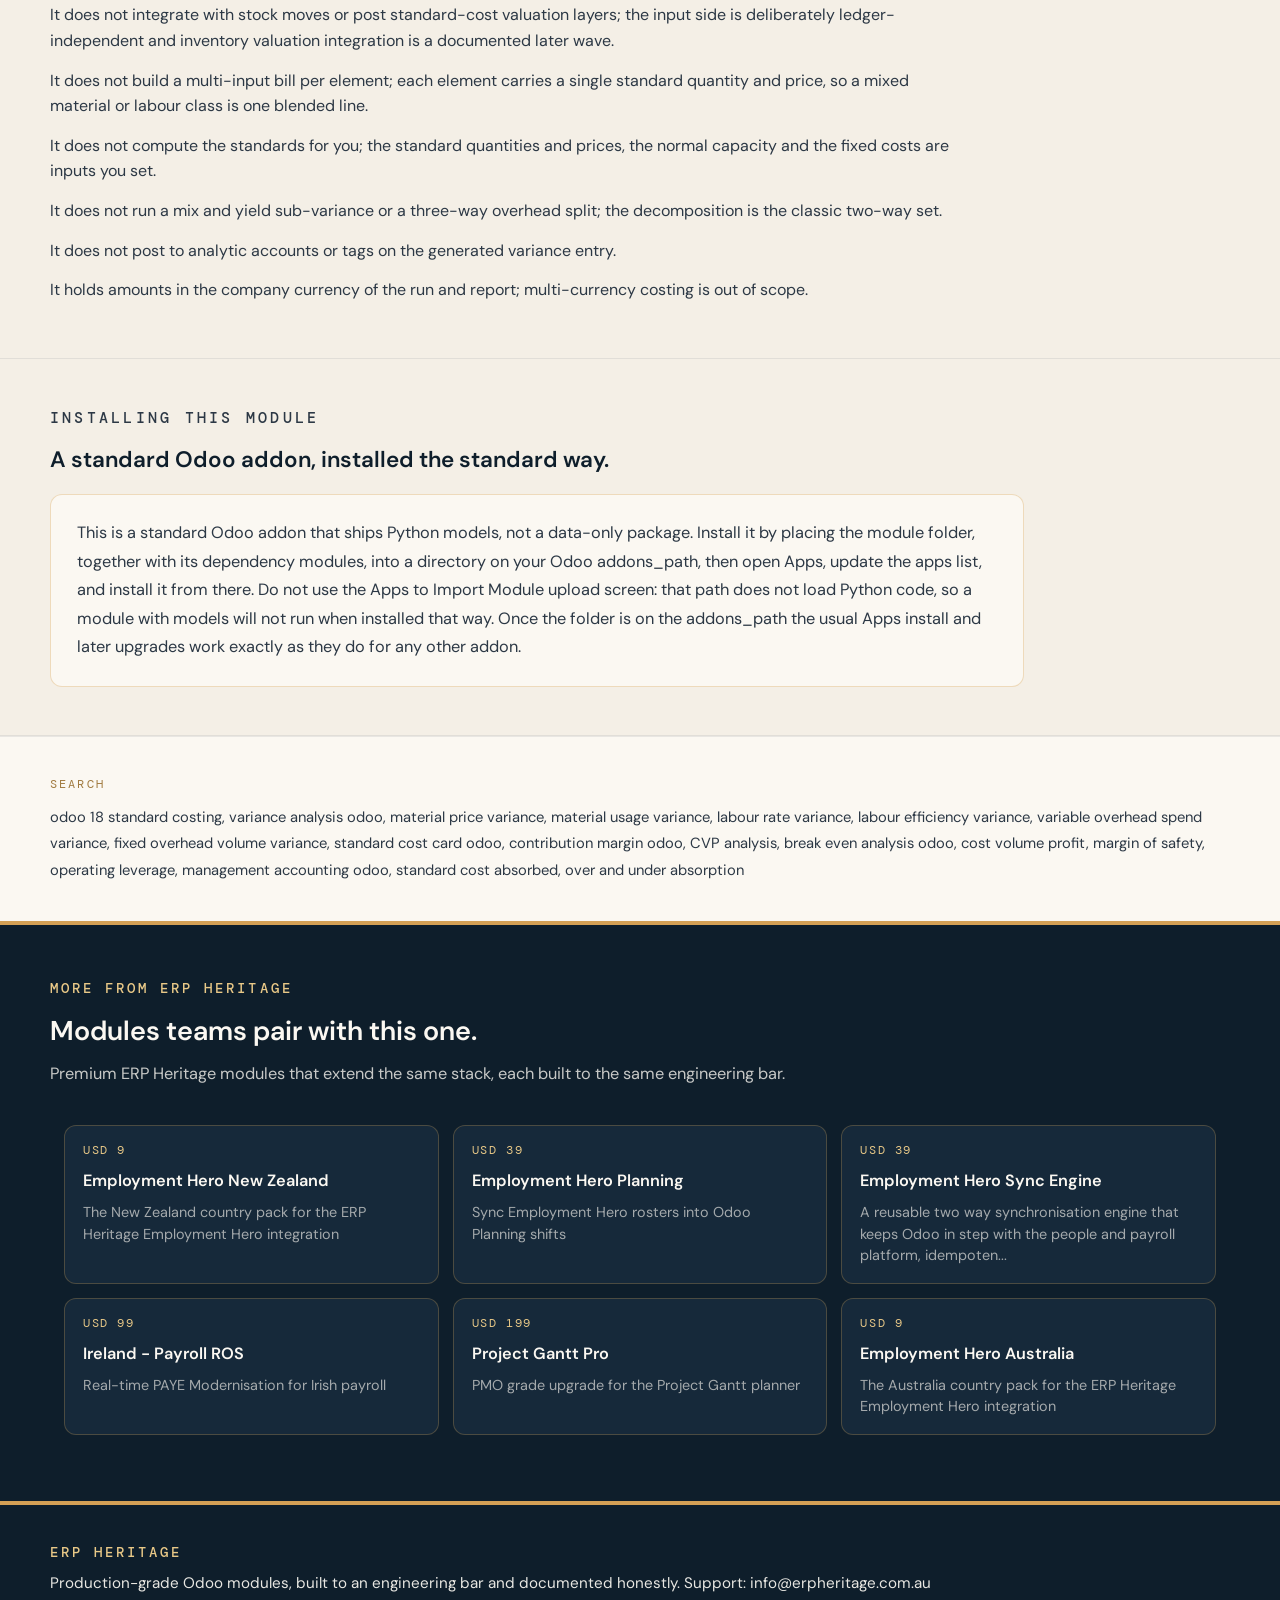
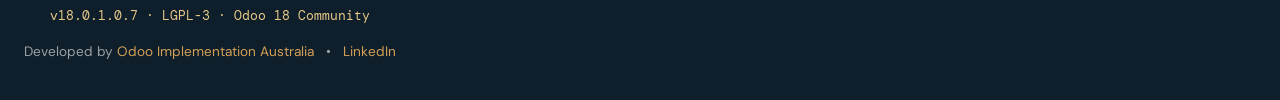
<file: eh_account_costing/static/description/index.html>
<!DOCTYPE html>
<html lang="en">
<head>
<meta charset="UTF-8">
<title>Standard Costing &amp; CVP | ERP Heritage</title>
<meta name="viewport" content="width=device-width, initial-scale=1">
<meta name="description" content="Standard costing and management accounting for Odoo 18 Community: standard cost cards, a variance run that decomposes total cost variance into eight components reconciling exactly to actual cost minus standard cost absorbed, optional sealed variance posting, and contribution margin with break-even, target profit, margin of safety and operating leverage.">
<link rel="preconnect" href="https://fonts.googleapis.com">
<link rel="preconnect" href="https://fonts.gstatic.com" crossorigin>
<link href="https://fonts.googleapis.com/css2?family=DM+Sans:wght@400;500;600;700&family=DM+Mono:wght@400;500&display=swap" rel="stylesheet">
</head>
<body style="margin:0;padding:0;background-color:#FBF8F2;color:#0E1E2B;font-family:'DM Sans',-apple-system,BlinkMacSystemFont,'Segoe UI',Roboto,system-ui,sans-serif;font-size:16px;line-height:1.6;font-weight:400;">
<header style="background-color:#0E1E2B;color:#FBF8F2;padding:60px 24px 52px 24px;border-bottom:4px solid #D4A055;">
  <div style="max-width:1180px;margin:0 auto;">
    <div style="margin-bottom:16px;"><span style="font-size:0.86rem;font-weight:500;letter-spacing:0.22em;text-transform:uppercase;color:#E8C887;font-family:'DM Mono',ui-monospace,monospace;">ERP Heritage &middot; Accounting Suite</span></div>
    <div style="width:220px;height:2px;background-color:#D4A055;margin:14px 0 18px 0;"></div>
    <span style="display:inline-block;font-family:'DM Mono',ui-monospace,monospace;font-size:0.78rem;font-weight:500;letter-spacing:0.2em;text-transform:uppercase;color:#D4A055;padding:4px 12px;border:1px solid rgba(212,160,85,0.65);border-radius:999px;margin:4px 6px 8px 0;">Management Accounting</span>
    <h1 style="font-size:2.6rem;margin:6px 0 10px 0;font-weight:700;letter-spacing:-0.01em;color:#FBF8F2;">Standard Costing &amp; CVP</h1>
    <p style="margin:14px 0 0 0;font-size:1.15rem;line-height:1.65;max-width:760px;color:rgba(251,248,242,0.88);">Standard cost cards, an eight-component variance decomposition that reconciles to the cent, optional sealed posting, and contribution margin with the full cost-volume-profit set. Analysis first, ledger only when you ask for it.</p>
    <div style="margin-top:24px;"><span style="display:inline-block;background-color:#D4A055;border:1px solid #A07A3F;color:#0E1E2B;padding:6px 14px;border-radius:999px;font-size:1.0rem;letter-spacing:0.04em;font-family:'DM Mono',ui-monospace,monospace;margin:4px 6px 0 0;font-weight:600;">Free &middot; LGPL-3</span><span style="display:inline-block;background-color:rgba(255,255,255,0.06);border:1px solid rgba(255,255,255,0.18);color:#FBF8F2;padding:5px 12px;border-radius:999px;font-size:0.86rem;letter-spacing:0.05em;font-family:'DM Mono',ui-monospace,monospace;margin:4px 6px 0 0;">Odoo 18 Community</span><span style="display:inline-block;background-color:rgba(255,255,255,0.06);border:1px solid rgba(255,255,255,0.18);color:#FBF8F2;padding:5px 12px;border-radius:999px;font-size:0.86rem;letter-spacing:0.05em;font-family:'DM Mono',ui-monospace,monospace;margin:4px 6px 0 0;">v18.0.1.0.7</span></div>
  </div>
</header>
<section style="background-color:#1A2C3D;color:#FBF8F2;padding:20px 0;border-bottom:1px solid rgba(255,255,255,0.06);">
  <div style="max-width:1180px;margin:0 auto;padding:0 24px;display:table;width:100%;table-layout:fixed;"><div style="display:table-cell;font-family:'DM Mono',ui-monospace,monospace;font-size:0.82rem;letter-spacing:0.12em;text-transform:uppercase;color:#E8C887;padding:0 10px;vertical-align:middle;"><span style="display:inline-block;width:7px;height:7px;background-color:#D4A055;border-radius:50%;margin-right:7px;vertical-align:middle;"></span>Standard cost cards</div><div style="display:table-cell;font-family:'DM Mono',ui-monospace,monospace;font-size:0.82rem;letter-spacing:0.12em;text-transform:uppercase;color:#E8C887;padding:0 10px;vertical-align:middle;"><span style="display:inline-block;width:7px;height:7px;background-color:#D4A055;border-radius:50%;margin-right:7px;vertical-align:middle;"></span>Eight-component variances</div><div style="display:table-cell;font-family:'DM Mono',ui-monospace,monospace;font-size:0.82rem;letter-spacing:0.12em;text-transform:uppercase;color:#E8C887;padding:0 10px;vertical-align:middle;"><span style="display:inline-block;width:7px;height:7px;background-color:#D4A055;border-radius:50%;margin-right:7px;vertical-align:middle;"></span>Exact reconciliation</div><div style="display:table-cell;font-family:'DM Mono',ui-monospace,monospace;font-size:0.82rem;letter-spacing:0.12em;text-transform:uppercase;color:#E8C887;padding:0 10px;vertical-align:middle;"><span style="display:inline-block;width:7px;height:7px;background-color:#D4A055;border-radius:50%;margin-right:7px;vertical-align:middle;"></span>Optional sealed posting</div><div style="display:table-cell;font-family:'DM Mono',ui-monospace,monospace;font-size:0.82rem;letter-spacing:0.12em;text-transform:uppercase;color:#E8C887;padding:0 10px;vertical-align:middle;"><span style="display:inline-block;width:7px;height:7px;background-color:#D4A055;border-radius:50%;margin-right:7px;vertical-align:middle;"></span>Contribution &amp; CVP</div></div>
</section>
<section style="padding:54px 0;background-color:#FBF8F2;">
  <div style="max-width:1180px;margin:0 auto;padding:0 24px;">
    <h2 style="font-size:0.92rem;text-transform:uppercase;letter-spacing:0.22em;color:#2C3845;margin:0 0 14px 0;font-weight:500;font-family:'DM Mono',ui-monospace,monospace;">Why this module</h2>
    <h3 style="font-size:1.8rem;margin:0 0 26px 0;font-weight:600;color:#0E1E2B;">Textbook variance analysis that ties to the cent.</h3>
    <div style="display:table;width:100%;border-collapse:separate;border-spacing:18px;"><div style="display:table-row;"><div style="display:table-cell;width:33.33%;vertical-align:top;"><div style="background-color:#0E1E2B;color:#FBF8F2;border:1px solid #A07A3F;padding:24px;border-radius:10px;height:100%;box-sizing:border-box;"><div style="font-family:'DM Mono',ui-monospace,monospace;font-size:0.78rem;letter-spacing:0.2em;color:#E8C887;margin-bottom:10px;">Decomposition</div><h3 style="font-size:1.15rem;font-weight:600;margin:0 0 8px 0;color:#FBF8F2;">Eight variances, one identity</h3><p style="font-size:1.0rem;color:rgba(251,248,242,0.86);line-height:1.6;margin:0;">The variance run splits the total cost variance into material price and usage, labour rate and efficiency, variable overhead spend and efficiency, and fixed overhead spend and volume. Because each element's two variances telescope, the eight lines always sum exactly to total actual cost minus total standard cost absorbed, and that identity is enforced by constraint.</p></div></div><div style="display:table-cell;width:33.33%;vertical-align:top;"><div style="background-color:#F4EFE6;color:#0E1E2B;border:1px solid rgba(58,74,92,0.14);padding:24px;border-radius:10px;height:100%;box-sizing:border-box;"><div style="font-family:'DM Mono',ui-monospace,monospace;font-size:0.78rem;letter-spacing:0.2em;color:#D4A055;margin-bottom:10px;">Ledger optional</div><h3 style="font-size:1.15rem;font-weight:600;margin:0 0 8px 0;color:#0E1E2B;">Analysis-only by default</h3><p style="font-size:1.0rem;color:#2C3845;line-height:1.6;margin:0;">Posting is off by default. In analysis-only mode nothing touches the general ledger, so the module fits any inventory setup. Enable Post Variances and the run books the whole variance set as one balanced, sealed journal entry against per-kind variance accounts with an absorption account carrying the balancing leg.</p></div></div><div style="display:table-cell;width:33.33%;vertical-align:top;"><div style="background-color:#F4EFE6;color:#0E1E2B;border:1px solid rgba(58,74,92,0.14);padding:24px;border-radius:10px;height:100%;box-sizing:border-box;"><div style="font-family:'DM Mono',ui-monospace,monospace;font-size:0.78rem;letter-spacing:0.2em;color:#D4A055;margin-bottom:10px;">Decisions</div><h3 style="font-size:1.15rem;font-weight:600;margin:0 0 8px 0;color:#0E1E2B;">Contribution margin and CVP</h3><p style="font-size:1.0rem;color:#2C3845;line-height:1.6;margin:0;">The contribution report reads the standard variable cost off the card, takes revenue manually or from posted invoice lines, and derives break-even units and revenue, target-profit units, margin of safety and the degree of operating leverage in one documented pass.</p></div></div></div></div>
  </div>
</section>
<section style="padding:54px 0;background-color:#F4EFE6;border-top:1px solid rgba(58,74,92,0.10);border-bottom:1px solid rgba(58,74,92,0.10);">
  <div style="max-width:1180px;margin:0 auto;padding:0 24px;">
    <h2 style="font-size:0.92rem;text-transform:uppercase;letter-spacing:0.22em;color:#2C3845;margin:0 0 14px 0;font-weight:500;font-family:'DM Mono',ui-monospace,monospace;">Day in the life</h2>
    <h3 style="font-size:1.7rem;margin:0 0 16px 0;font-weight:600;color:#0E1E2B;">A period from standard to variance to margin.</h3>
    <div style="background-color:#FBF8F2;border:1px solid rgba(58,74,92,0.14);border-radius:12px;padding:28px;max-width:920px;">
      <p style="font-size:1.05rem;line-height:1.75;color:#2C3845;margin:0;">You build a standard cost card for the product, one line per element with the standard quantity per unit and the standard price, set the normal capacity that budgets fixed overhead, and activate it, which freezes the standard so every later analysis reads the same figures. Each period you capture the actuals, the units produced and the total input quantity and cost per element, then run the variance decomposition. The eight lines appear with a favourable-negative sign convention and reconcile to actual minus absorbed. If you want it on the books you enable posting and the set books as one sealed entry. Separately you complete a contribution report for the period and read break-even, margin of safety and operating leverage straight off it.</p>
    </div>
  </div>
</section>
<section style="padding:54px 0;background-color:#0E1E2B;color:#FBF8F2;">
  <div style="max-width:1180px;margin:0 auto;padding:0 24px;">
    <h2 style="font-size:0.92rem;text-transform:uppercase;letter-spacing:0.22em;color:#E8C887;margin:0 0 14px 0;font-weight:500;font-family:'DM Mono',ui-monospace,monospace;">Edge cases</h2>
    <h3 style="font-size:1.8rem;margin:0 0 8px 0;font-weight:600;color:#FBF8F2;">The cases a cheaper module quietly gets wrong.</h3>
    <p style="font-size:1.05rem;color:rgba(251,248,242,0.78);margin:0 0 26px 0;max-width:820px;">Each one is in the shipped code today.</p>
    <div style="display:table;width:100%;border-collapse:separate;border-spacing:16px;"><div style="display:table-row;"><div style="display:table-cell;width:50%;vertical-align:top;"><div style="background-color:#1A2C3D;border:1px solid rgba(212,160,85,0.30);border-radius:10px;padding:20px;height:100%;box-sizing:border-box;"><div style="font-family:'DM Mono',ui-monospace,monospace;font-size:0.72rem;letter-spacing:0.16em;color:#D4A055;margin-bottom:6px;">Reconciliation held</div><p style="margin:0;font-size:1.0rem;line-height:1.6;color:rgba(251,248,242,0.92);">The lines are engine output, never keyed. A manual line or edit would break the identity, so a constraint re-verifies that the variances sum to actual minus absorbed on any write outside the engine, and lines under a posted run are frozen.</p></div></div><div style="display:table-cell;width:50%;vertical-align:top;"><div style="background-color:#1A2C3D;border:1px solid rgba(212,160,85,0.30);border-radius:10px;padding:20px;height:100%;box-sizing:border-box;"><div style="font-family:'DM Mono',ui-monospace,monospace;font-size:0.72rem;letter-spacing:0.16em;color:#D4A055;margin-bottom:6px;">Frozen standards</div><p style="margin:0;font-size:1.0rem;line-height:1.6;color:rgba(251,248,242,0.92);">A card freezes when it activates. Editing the product, capacity or an element line in place is blocked, because variance runs and contribution reports already reference the standard. A revision is a new card, and activating it supersedes the old one automatically.</p></div></div></div><div style="display:table-row;"><div style="display:table-cell;width:50%;vertical-align:top;"><div style="background-color:#1A2C3D;border:1px solid rgba(212,160,85,0.30);border-radius:10px;padding:20px;height:100%;box-sizing:border-box;"><div style="font-family:'DM Mono',ui-monospace,monospace;font-size:0.72rem;letter-spacing:0.16em;color:#D4A055;margin-bottom:6px;">One active per product</div><p style="margin:0;font-size:1.0rem;line-height:1.6;color:rgba(251,248,242,0.92);">Only one active standard cost card per product and company is allowed, enforced by constraint. Activation supersedes the prior active card, so a run can never quietly pick the wrong standard.</p></div></div><div style="display:table-cell;width:50%;vertical-align:top;"><div style="background-color:#1A2C3D;border:1px solid rgba(212,160,85,0.30);border-radius:10px;padding:20px;height:100%;box-sizing:border-box;"><div style="font-family:'DM Mono',ui-monospace,monospace;font-size:0.72rem;letter-spacing:0.16em;color:#D4A055;margin-bottom:6px;">Meaningful CVP only</div><p style="margin:0;font-size:1.0rem;line-height:1.6;color:rgba(251,248,242,0.92);">Break-even projections require positive sales volume and contribution. A loss-making mix is labelled as having no break-even and negative pseudo-projections are suppressed, while exact aggregate figures—not a rounded display ratio—drive break-even revenue.</p></div></div></div><div style="display:table-row;"><div style="display:table-cell;width:50%;vertical-align:top;"><div style="background-color:#1A2C3D;border:1px solid rgba(212,160,85,0.30);border-radius:10px;padding:20px;height:100%;box-sizing:border-box;"><div style="font-family:'DM Mono',ui-monospace,monospace;font-size:0.72rem;letter-spacing:0.16em;color:#D4A055;margin-bottom:6px;">No orphaned entries</div><p style="margin:0;font-size:1.0rem;line-height:1.6;color:rgba(251,248,242,0.92);">A posted run cannot be deleted, re-keyed to another state or cancelled; the move link uses restrict ondelete, so the sealed variance entry always stays reconcilable to the run behind it.</p></div></div><div style="display:table-cell;width:50%;"></div></div></div>
  </div>
</section>
<section style="padding:54px 0;background-color:#FBF8F2;">
  <div style="max-width:1180px;margin:0 auto;padding:0 24px;">
    <h2 style="font-size:0.92rem;text-transform:uppercase;letter-spacing:0.22em;color:#2C3845;margin:0 0 14px 0;font-weight:500;font-family:'DM Mono',ui-monospace,monospace;">What is inside</h2>
    <h3 style="font-size:1.7rem;margin:0 0 18px 0;font-weight:600;color:#0E1E2B;">Built to do the job, end to end.</h3>
    <ul style="margin:0;padding:0;list-style:none;"><li style="padding:8px 0;border-bottom:1px solid rgba(58,74,92,0.10);"><strong>Standard cost cards.</strong> One card per product or free-form item, a line per element (material, labour, variable overhead, fixed overhead) with the standard quantity per unit and standard price, plus a normal capacity that turns the fixed overhead rate into the period budget. The card computes standard cost per unit, variable cost per unit and fixed overhead per unit.</li><li style="padding:8px 0;border-bottom:1px solid rgba(58,74,92,0.10);"><strong>Period actuals.</strong> Units produced and the total input quantity and cost per element captured per period, decomposed by the run against the card's standard.</li><li style="padding:8px 0;border-bottom:1px solid rgba(58,74,92,0.10);"><strong>The variance run.</strong> The full two-way decomposition into eight components with a favourable-negative sign convention, the flexed-standard pivot exposed on each line, running totals for actual cost, standard cost absorbed and total variance, and the reconciliation identity enforced by constraint.</li><li style="padding:8px 0;border-bottom:1px solid rgba(58,74,92,0.10);"><strong>Optional variance posting.</strong> Per-kind variance accounts, an absorption account and a general journal. When enabled, the run aggregates the lines per kind, books net adverse as debit and net favourable as credit, and seals the entry against edit.</li><li style="padding:8px 0;border-bottom:1px solid rgba(58,74,92,0.10);"><strong>Contribution and CVP report.</strong> A per-product contribution margin line from the standard variable cost with manual or posted-invoice revenue, and the company-level CVP set: break-even units and revenue, target-profit units, margin of safety and degree of operating leverage.</li><li style="padding:8px 0;border-bottom:1px solid rgba(58,74,92,0.10);"><strong>Security and isolation.</strong> Access rows for the EH user, manager and read-only auditor groups, a company isolation record rule, and variance posting gated to the EH Accounting Manager group.</li></ul>
  </div>
</section>
<section style="padding:48px 0;background-color:#F4EFE6;border-top:1px solid rgba(58,74,92,0.10);">
  <div style="max-width:1180px;margin:0 auto;padding:0 24px;">
    <h2 style="font-size:0.92rem;text-transform:uppercase;letter-spacing:0.22em;color:#2C3845;margin:0 0 12px 0;font-weight:500;font-family:'DM Mono',ui-monospace,monospace;">Honest about the edges</h2>
    <h3 style="font-size:1.4rem;margin:0 0 16px 0;font-weight:600;color:#0E1E2B;">What this does not do, so nothing surprises you.</h3>
    <ul style="margin:0;padding:0;list-style:none;max-width:920px;"><li style="padding:7px 0;color:#2C3845;font-size:1.0rem;line-height:1.6;">It does not integrate with stock moves or post standard-cost valuation layers; the input side is deliberately ledger-independent and inventory valuation integration is a documented later wave.</li><li style="padding:7px 0;color:#2C3845;font-size:1.0rem;line-height:1.6;">It does not build a multi-input bill per element; each element carries a single standard quantity and price, so a mixed material or labour class is one blended line.</li><li style="padding:7px 0;color:#2C3845;font-size:1.0rem;line-height:1.6;">It does not compute the standards for you; the standard quantities and prices, the normal capacity and the fixed costs are inputs you set.</li><li style="padding:7px 0;color:#2C3845;font-size:1.0rem;line-height:1.6;">It does not run a mix and yield sub-variance or a three-way overhead split; the decomposition is the classic two-way set.</li><li style="padding:7px 0;color:#2C3845;font-size:1.0rem;line-height:1.6;">It does not post to analytic accounts or tags on the generated variance entry.</li><li style="padding:7px 0;color:#2C3845;font-size:1.0rem;line-height:1.6;">It holds amounts in the company currency of the run and report; multi-currency costing is out of scope.</li></ul>
  </div>
</section>
<section style="padding:48px 0;background-color:#F4EFE6;border-top:1px solid rgba(58,74,92,0.10);border-bottom:1px solid rgba(58,74,92,0.10);">
  <div style="max-width:1180px;margin:0 auto;padding:0 24px;">
    <h2 style="font-size:0.92rem;text-transform:uppercase;letter-spacing:0.22em;color:#2C3845;margin:0 0 12px 0;font-weight:500;font-family:'DM Mono',ui-monospace,monospace;">Installing this module</h2>
    <h3 style="font-size:1.4rem;margin:0 0 16px 0;font-weight:600;color:#0E1E2B;">A standard Odoo addon, installed the standard way.</h3>
    <div style="background-color:#FBF8F2;border:1px solid rgba(212,160,85,0.35);border-radius:12px;padding:24px 26px;max-width:920px;">
      <p style="font-size:1.02rem;line-height:1.75;color:#2C3845;margin:0;">This is a standard Odoo addon that ships Python models, not a data-only package. Install it by placing the module folder, together with its dependency modules, into a directory on your Odoo addons_path, then open Apps, update the apps list, and install it from there. Do not use the Apps to Import Module upload screen: that path does not load Python code, so a module with models will not run when installed that way. Once the folder is on the addons_path the usual Apps install and later upgrades work exactly as they do for any other addon.</p>
    </div>
  </div>
</section>
<section style="padding:38px 0;background-color:#FBF8F2;border-top:1px solid rgba(58,74,92,0.10);">
  <div style="max-width:1180px;margin:0 auto;padding:0 24px;">
    <div style="font-family:'DM Mono',ui-monospace,monospace;font-size:0.74rem;letter-spacing:0.18em;text-transform:uppercase;color:#A07A3F;margin-bottom:10px;">Search</div>
    <p style="font-size:0.92rem;color:#2C3845;line-height:1.8;margin:0;">odoo 18 standard costing, variance analysis odoo, material price variance, material usage variance, labour rate variance, labour efficiency variance, variable overhead spend variance, fixed overhead volume variance, standard cost card odoo, contribution margin odoo, CVP analysis, break even analysis odoo, cost volume profit, margin of safety, operating leverage, management accounting odoo, standard cost absorbed, over and under absorption</p>
  </div>
</section>
<!-- EH_CROSSSELL_START -->
<section style="padding:52px 0;background-color:#0E1E2B;color:#FBF8F2;border-top:4px solid #D4A055;">
  <div style="max-width:1180px;margin:0 auto;padding:0 24px;">
    <div style="font-family:'DM Mono',ui-monospace,monospace;font-size:0.86rem;font-weight:500;letter-spacing:0.22em;text-transform:uppercase;color:#E8C887;margin-bottom:10px;">More from ERP Heritage</div>
    <h3 style="font-size:1.7rem;margin:0 0 8px 0;font-weight:600;color:#FBF8F2;">Modules teams pair with this one.</h3>
    <p style="font-size:1.02rem;color:rgba(251,248,242,0.78);margin:0 0 24px 0;max-width:820px;">Premium ERP Heritage modules that extend the same stack, each built to the same engineering bar.</p>
    <div style="display:table;width:100%;border-collapse:separate;border-spacing:14px;"><div style="display:table-row;"><div style="display:table-cell;width:33%;vertical-align:top;padding:16px 18px;background-color:#16293A;border:1px solid rgba(212,160,85,0.28);border-radius:12px;"><div style="font-family:'DM Mono',ui-monospace,monospace;font-size:0.72rem;letter-spacing:0.14em;text-transform:uppercase;color:#E8C887;margin-bottom:8px;">USD 9</div><a href="https://apps.odoo.com/apps/modules/18.0/eh_hero_country_nz/" target="_blank" style="color:#FBF8F2;text-decoration:none;font-weight:600;font-size:1.02rem;line-height:1.4;">Employment Hero New Zealand</a><p style="margin:8px 0 0 0;font-size:0.9rem;line-height:1.5;color:rgba(251,248,242,0.82);"> <span style="color:rgba(251,248,242,0.62);font-weight:400;">The New Zealand country pack for the ERP Heritage Employment Hero integration</span></p></div><div style="display:table-cell;width:33%;vertical-align:top;padding:16px 18px;background-color:#16293A;border:1px solid rgba(212,160,85,0.28);border-radius:12px;"><div style="font-family:'DM Mono',ui-monospace,monospace;font-size:0.72rem;letter-spacing:0.14em;text-transform:uppercase;color:#E8C887;margin-bottom:8px;">USD 39</div><a href="https://apps.odoo.com/apps/modules/18.0/eh_hero_ent_planning/" target="_blank" style="color:#FBF8F2;text-decoration:none;font-weight:600;font-size:1.02rem;line-height:1.4;">Employment Hero Planning</a><p style="margin:8px 0 0 0;font-size:0.9rem;line-height:1.5;color:rgba(251,248,242,0.82);"> <span style="color:rgba(251,248,242,0.62);font-weight:400;">Sync Employment Hero rosters into Odoo Planning shifts</span></p></div><div style="display:table-cell;width:33%;vertical-align:top;padding:16px 18px;background-color:#16293A;border:1px solid rgba(212,160,85,0.28);border-radius:12px;"><div style="font-family:'DM Mono',ui-monospace,monospace;font-size:0.72rem;letter-spacing:0.14em;text-transform:uppercase;color:#E8C887;margin-bottom:8px;">USD 39</div><a href="https://apps.odoo.com/apps/modules/18.0/eh_hero_sync/" target="_blank" style="color:#FBF8F2;text-decoration:none;font-weight:600;font-size:1.02rem;line-height:1.4;">Employment Hero Sync Engine</a><p style="margin:8px 0 0 0;font-size:0.9rem;line-height:1.5;color:rgba(251,248,242,0.82);"> <span style="color:rgba(251,248,242,0.62);font-weight:400;">A reusable two way synchronisation engine that keeps Odoo in step with the people and payroll platform, idempoten...</span></p></div></div><div style="display:table-row;"><div style="display:table-cell;width:33%;vertical-align:top;padding:16px 18px;background-color:#16293A;border:1px solid rgba(212,160,85,0.28);border-radius:12px;"><div style="font-family:'DM Mono',ui-monospace,monospace;font-size:0.72rem;letter-spacing:0.14em;text-transform:uppercase;color:#E8C887;margin-bottom:8px;">USD 99</div><a href="https://apps.odoo.com/apps/modules/18.0/eh_l10n_ie_hr_payroll_ros/" target="_blank" style="color:#FBF8F2;text-decoration:none;font-weight:600;font-size:1.02rem;line-height:1.4;">Ireland - Payroll ROS</a><p style="margin:8px 0 0 0;font-size:0.9rem;line-height:1.5;color:rgba(251,248,242,0.82);"> <span style="color:rgba(251,248,242,0.62);font-weight:400;">Real-time PAYE Modernisation for Irish payroll</span></p></div><div style="display:table-cell;width:33%;vertical-align:top;padding:16px 18px;background-color:#16293A;border:1px solid rgba(212,160,85,0.28);border-radius:12px;"><div style="font-family:'DM Mono',ui-monospace,monospace;font-size:0.72rem;letter-spacing:0.14em;text-transform:uppercase;color:#E8C887;margin-bottom:8px;">USD 199</div><a href="https://apps.odoo.com/apps/modules/18.0/eh_project_gantt_enterprise/" target="_blank" style="color:#FBF8F2;text-decoration:none;font-weight:600;font-size:1.02rem;line-height:1.4;">Project Gantt Pro</a><p style="margin:8px 0 0 0;font-size:0.9rem;line-height:1.5;color:rgba(251,248,242,0.82);"> <span style="color:rgba(251,248,242,0.62);font-weight:400;">PMO grade upgrade for the Project Gantt planner</span></p></div><div style="display:table-cell;width:33%;vertical-align:top;padding:16px 18px;background-color:#16293A;border:1px solid rgba(212,160,85,0.28);border-radius:12px;"><div style="font-family:'DM Mono',ui-monospace,monospace;font-size:0.72rem;letter-spacing:0.14em;text-transform:uppercase;color:#E8C887;margin-bottom:8px;">USD 9</div><a href="https://apps.odoo.com/apps/modules/18.0/eh_hero_country_au/" target="_blank" style="color:#FBF8F2;text-decoration:none;font-weight:600;font-size:1.02rem;line-height:1.4;">Employment Hero Australia</a><p style="margin:8px 0 0 0;font-size:0.9rem;line-height:1.5;color:rgba(251,248,242,0.82);"> <span style="color:rgba(251,248,242,0.62);font-weight:400;">The Australia country pack for the ERP Heritage Employment Hero integration</span></p></div></div></div>
  </div>
</section>
<!-- EH_CROSSSELL_END -->
<footer style="background-color:#0E1E2B;color:#FBF8F2;padding:36px 24px;border-top:4px solid #D4A055;">
  <div style="max-width:1180px;margin:0 auto;">
    <div style="font-size:0.86rem;font-weight:500;letter-spacing:0.22em;text-transform:uppercase;color:#E8C887;font-family:'DM Mono',ui-monospace,monospace;margin-bottom:8px;">ERP Heritage</div>
    <p style="margin:0;font-size:0.95rem;color:rgba(251,248,242,0.92);line-height:1.6;">Production-grade Odoo modules, built to an engineering bar and documented honestly. Support: info@erpheritage.com.au</p>
    <p style="margin:10px 0 0 0;font-size:0.82rem;color:#E8C887;font-family:'DM Mono',ui-monospace,monospace;">v18.0.1.0.7 &middot; LGPL-3 &middot; Odoo 18 Community</p>
  </div>
<!-- EH_SEO_START -->
    <p style="margin:12px 0 0 0;"><span style="font-size:0.85rem;color:rgba(251,248,242,0.6);">Developed by <a href="https://www.erpheritage.com.au/" target="_blank" style="color:#D4A055;text-decoration:none;">Odoo Implementation Australia</a> <span style="margin:0 8px;">&bull;</span> <a href="https://www.linkedin.com/company/erpheritage/" target="_blank" style="color:#D4A055;text-decoration:none;">LinkedIn</a></span></p>
    <!-- EH_SEO_END -->
</footer>
</body>
</html>
</file>
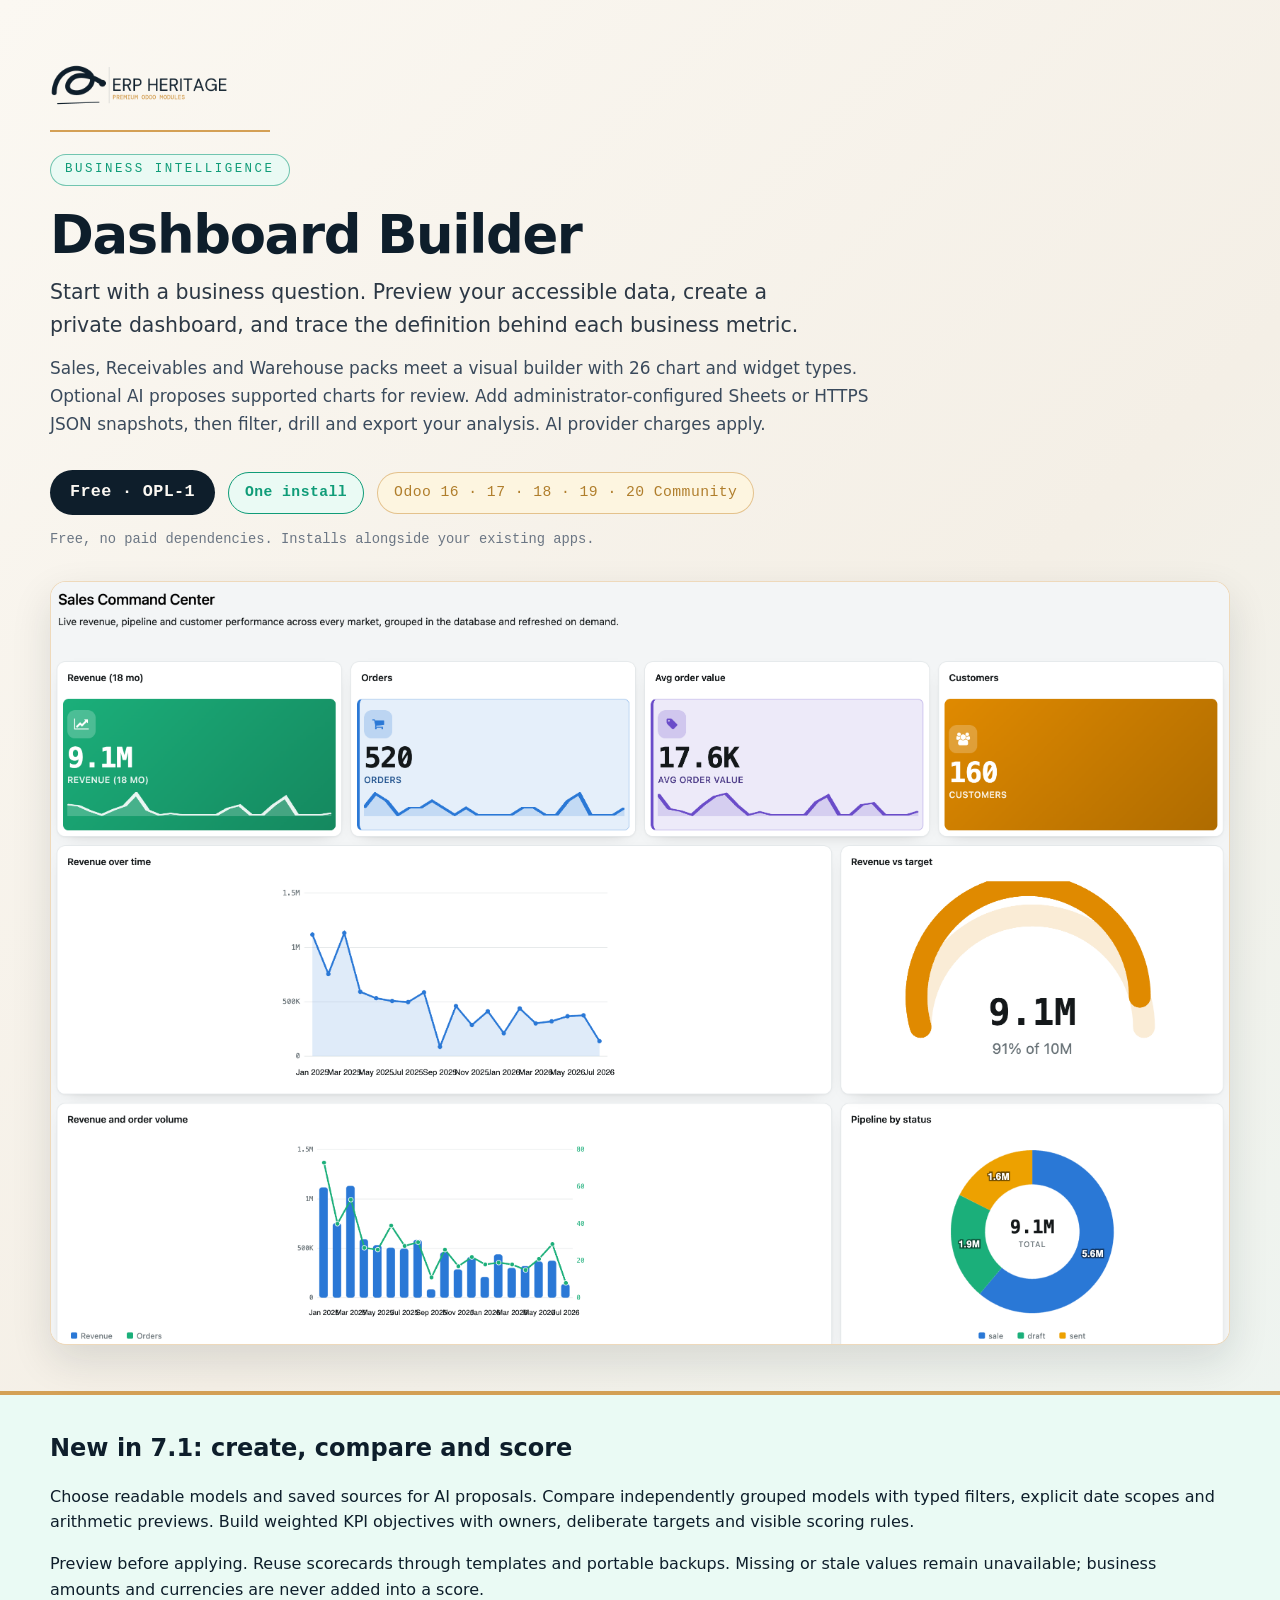
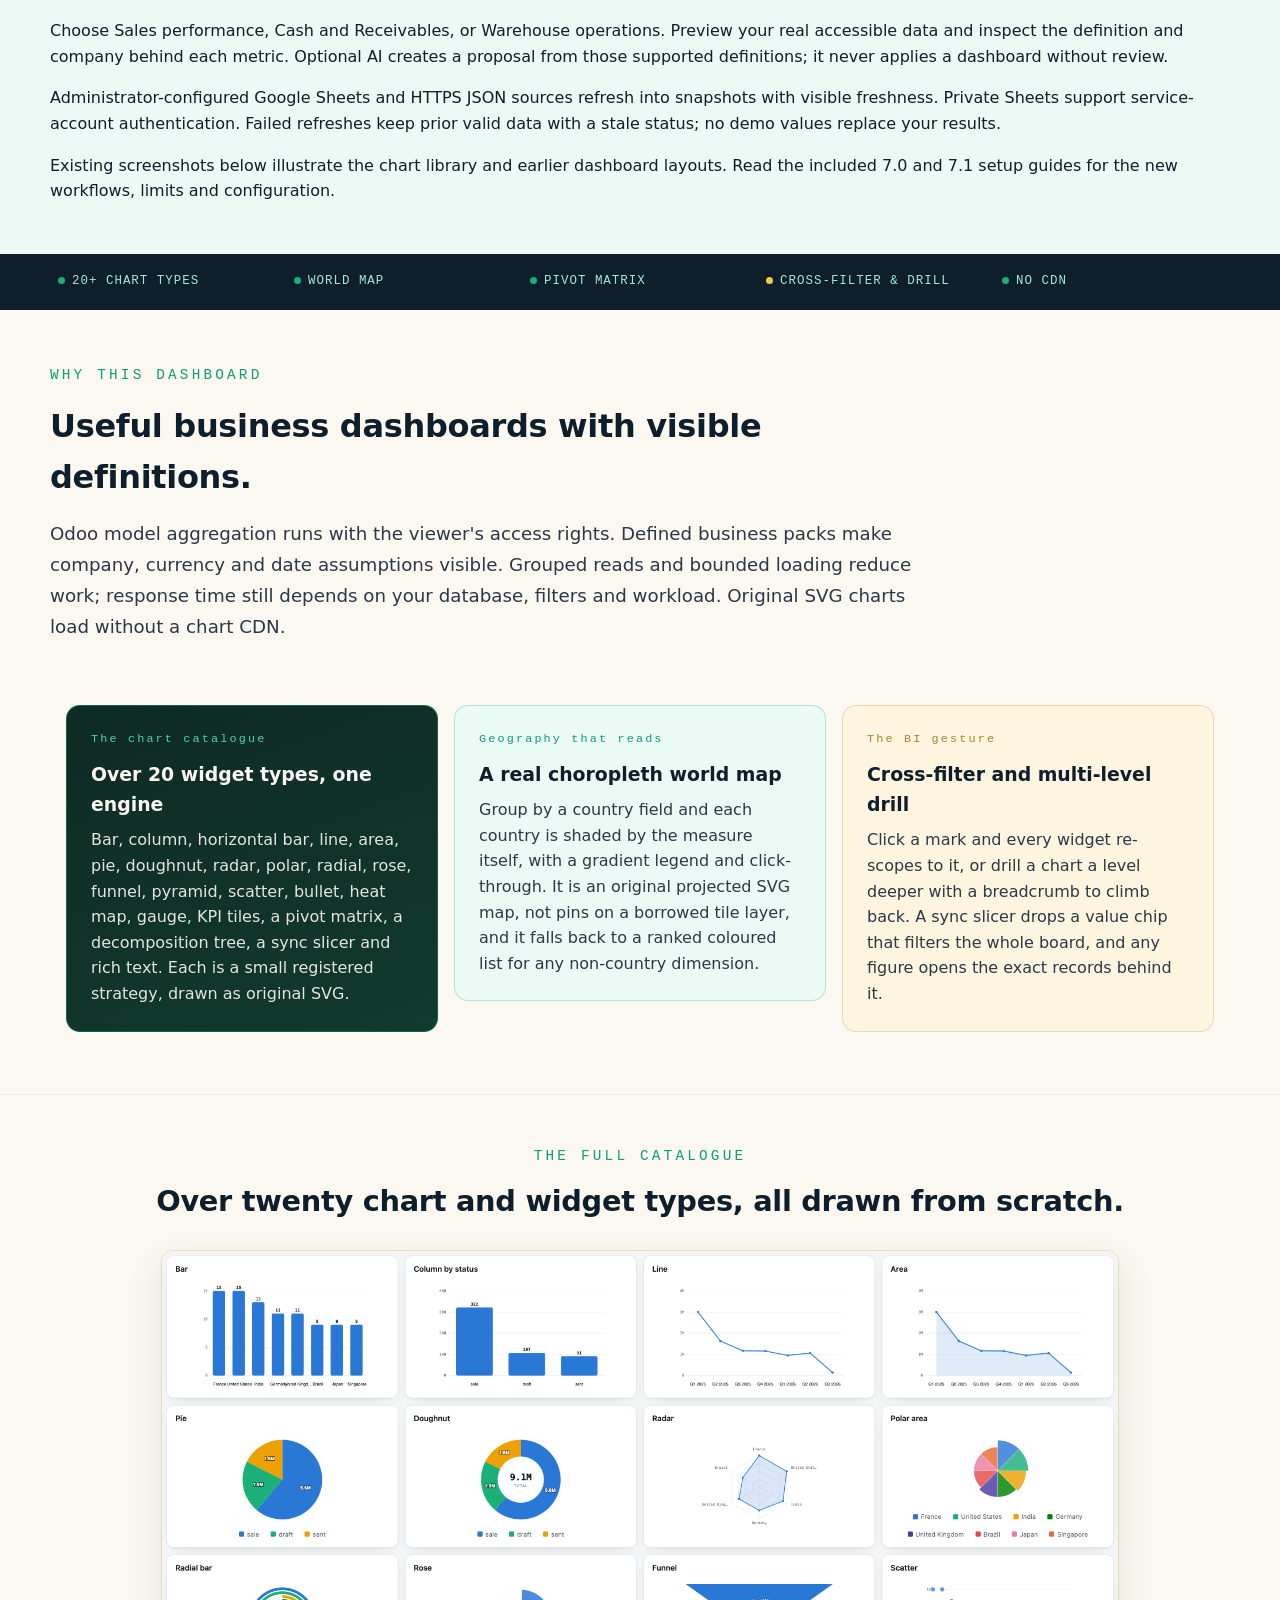
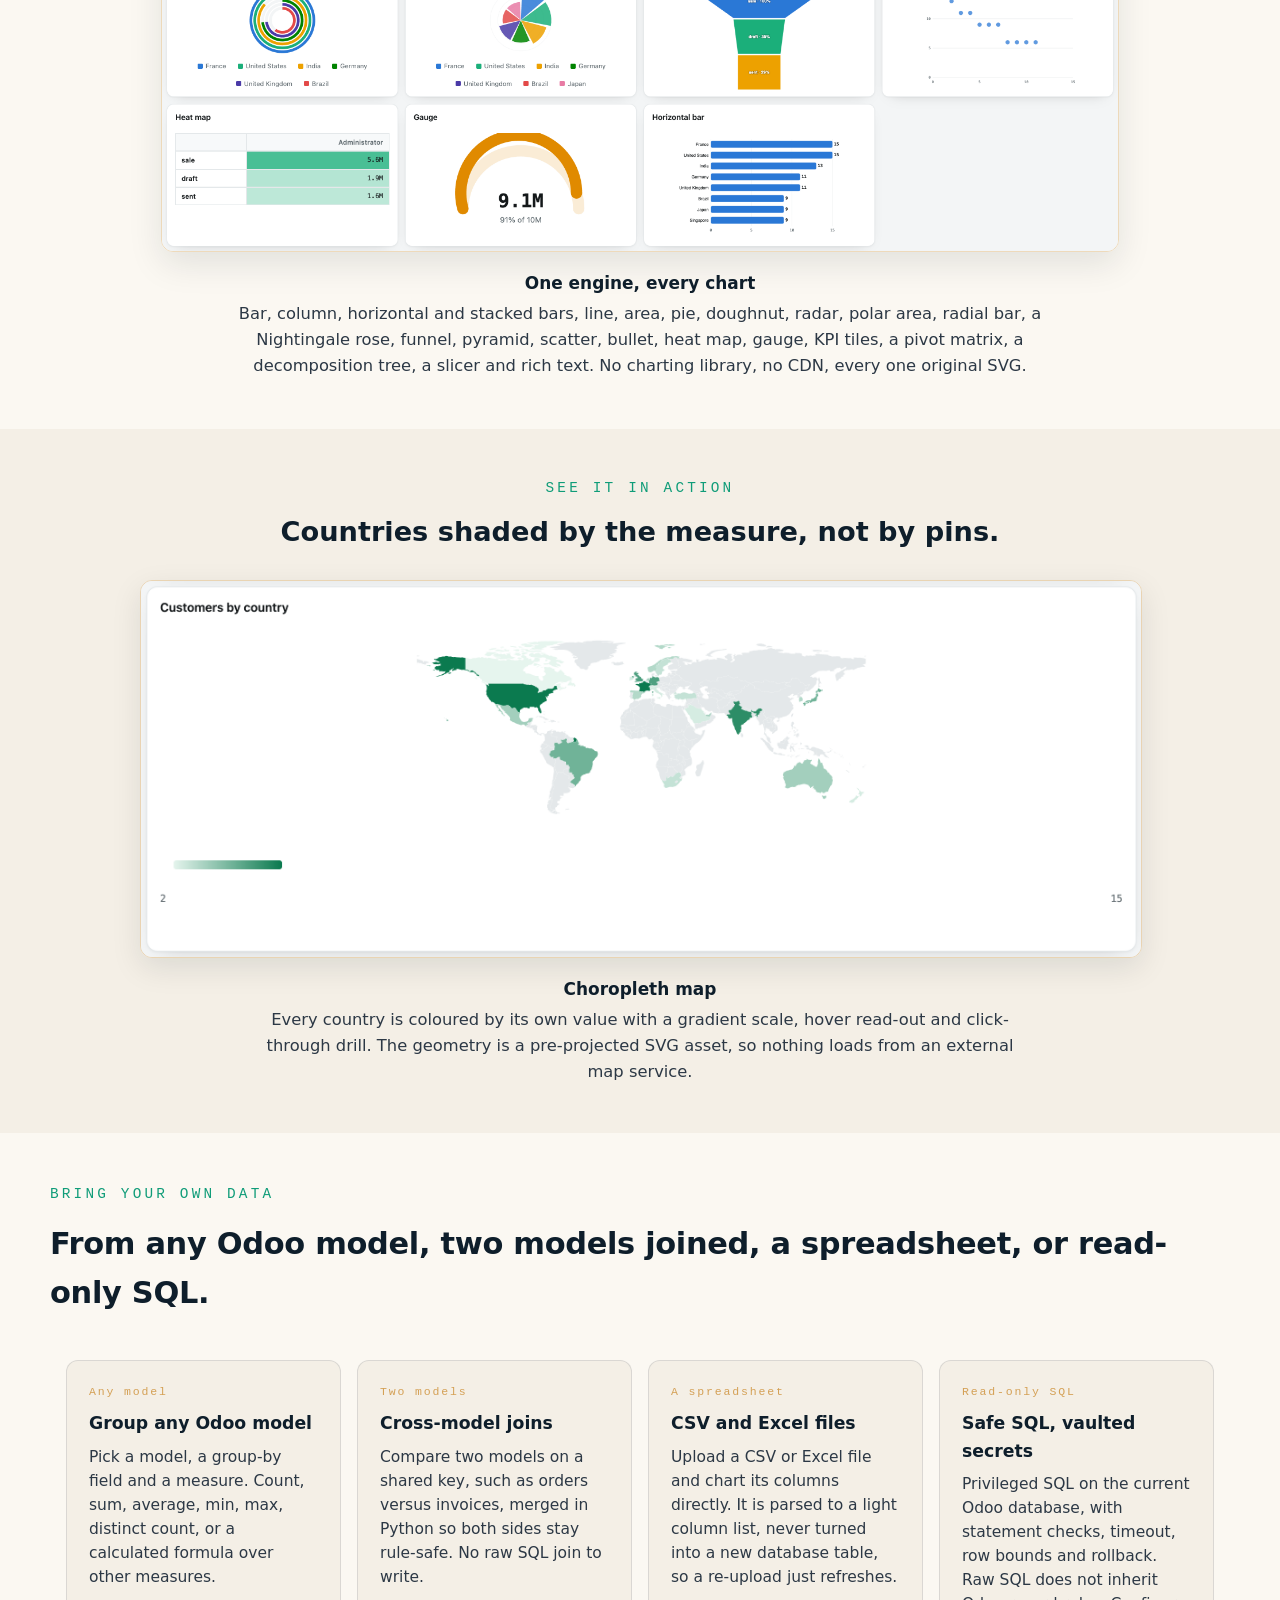
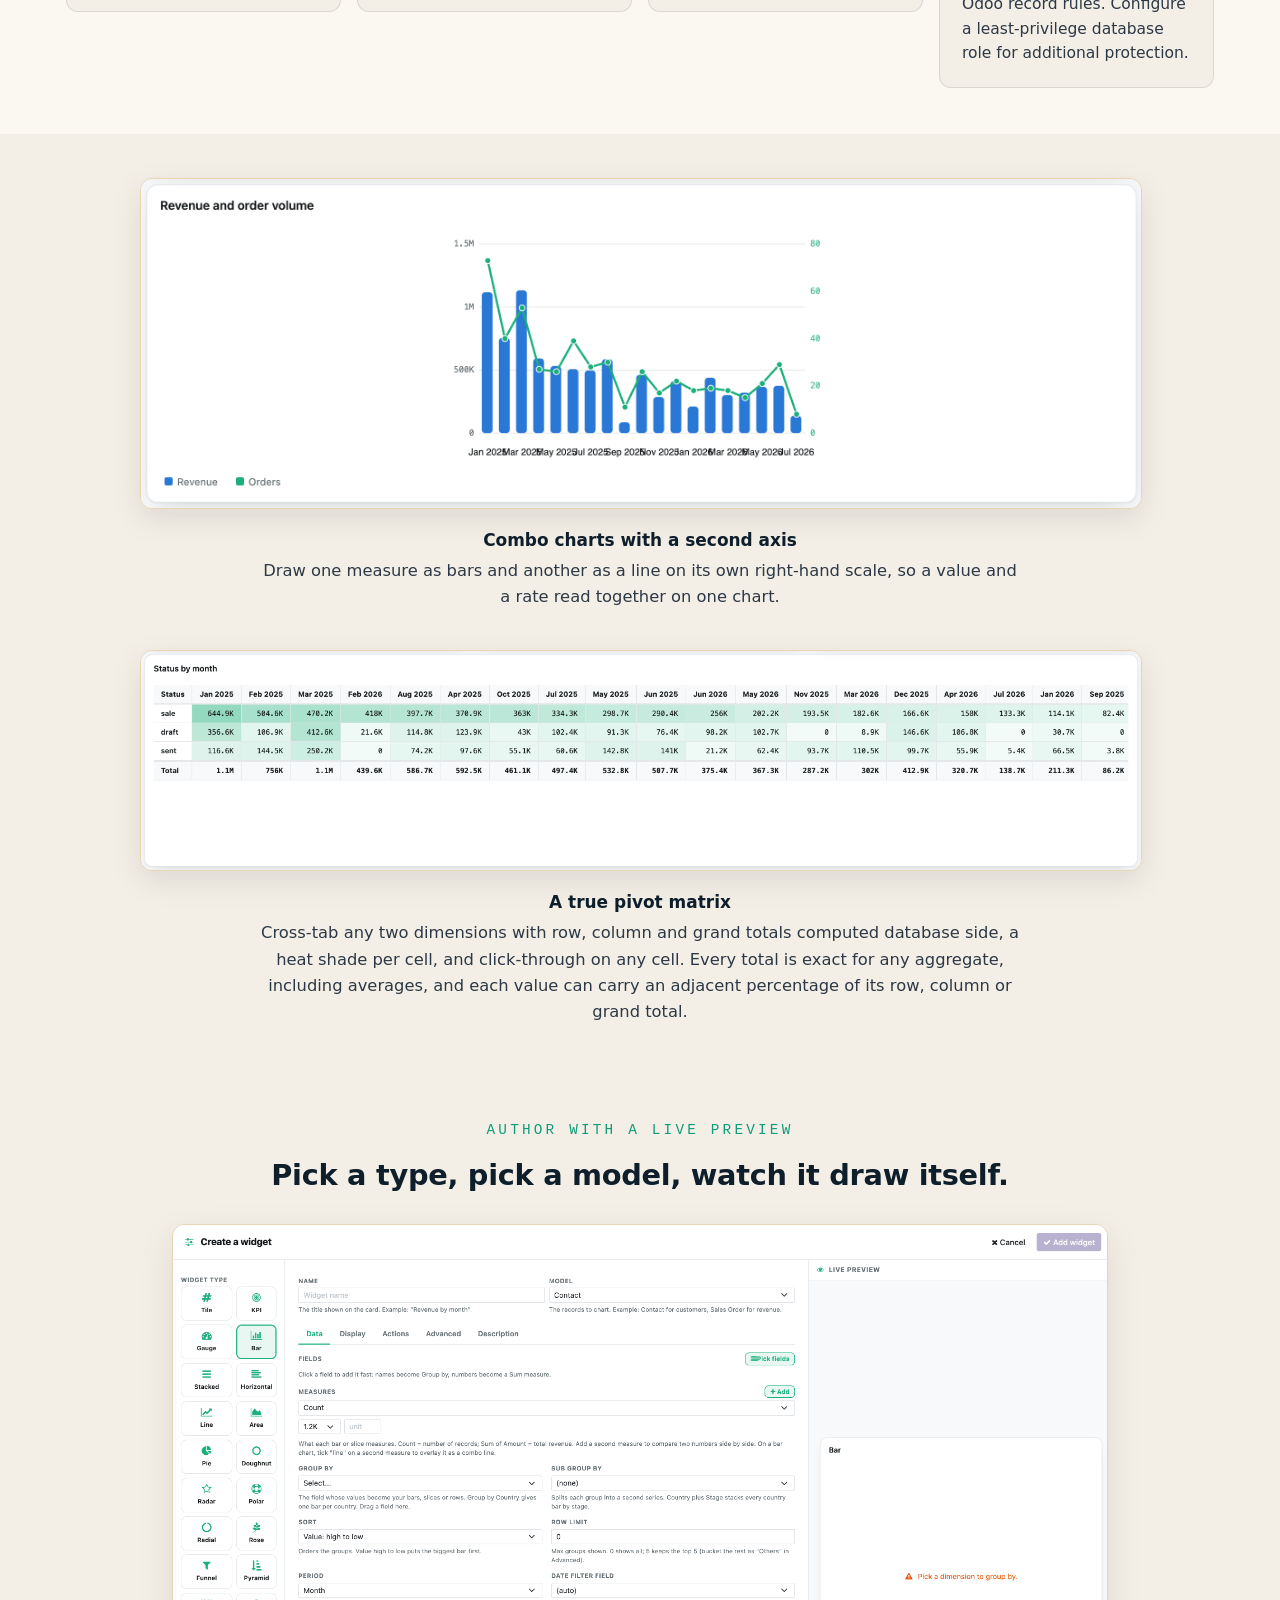
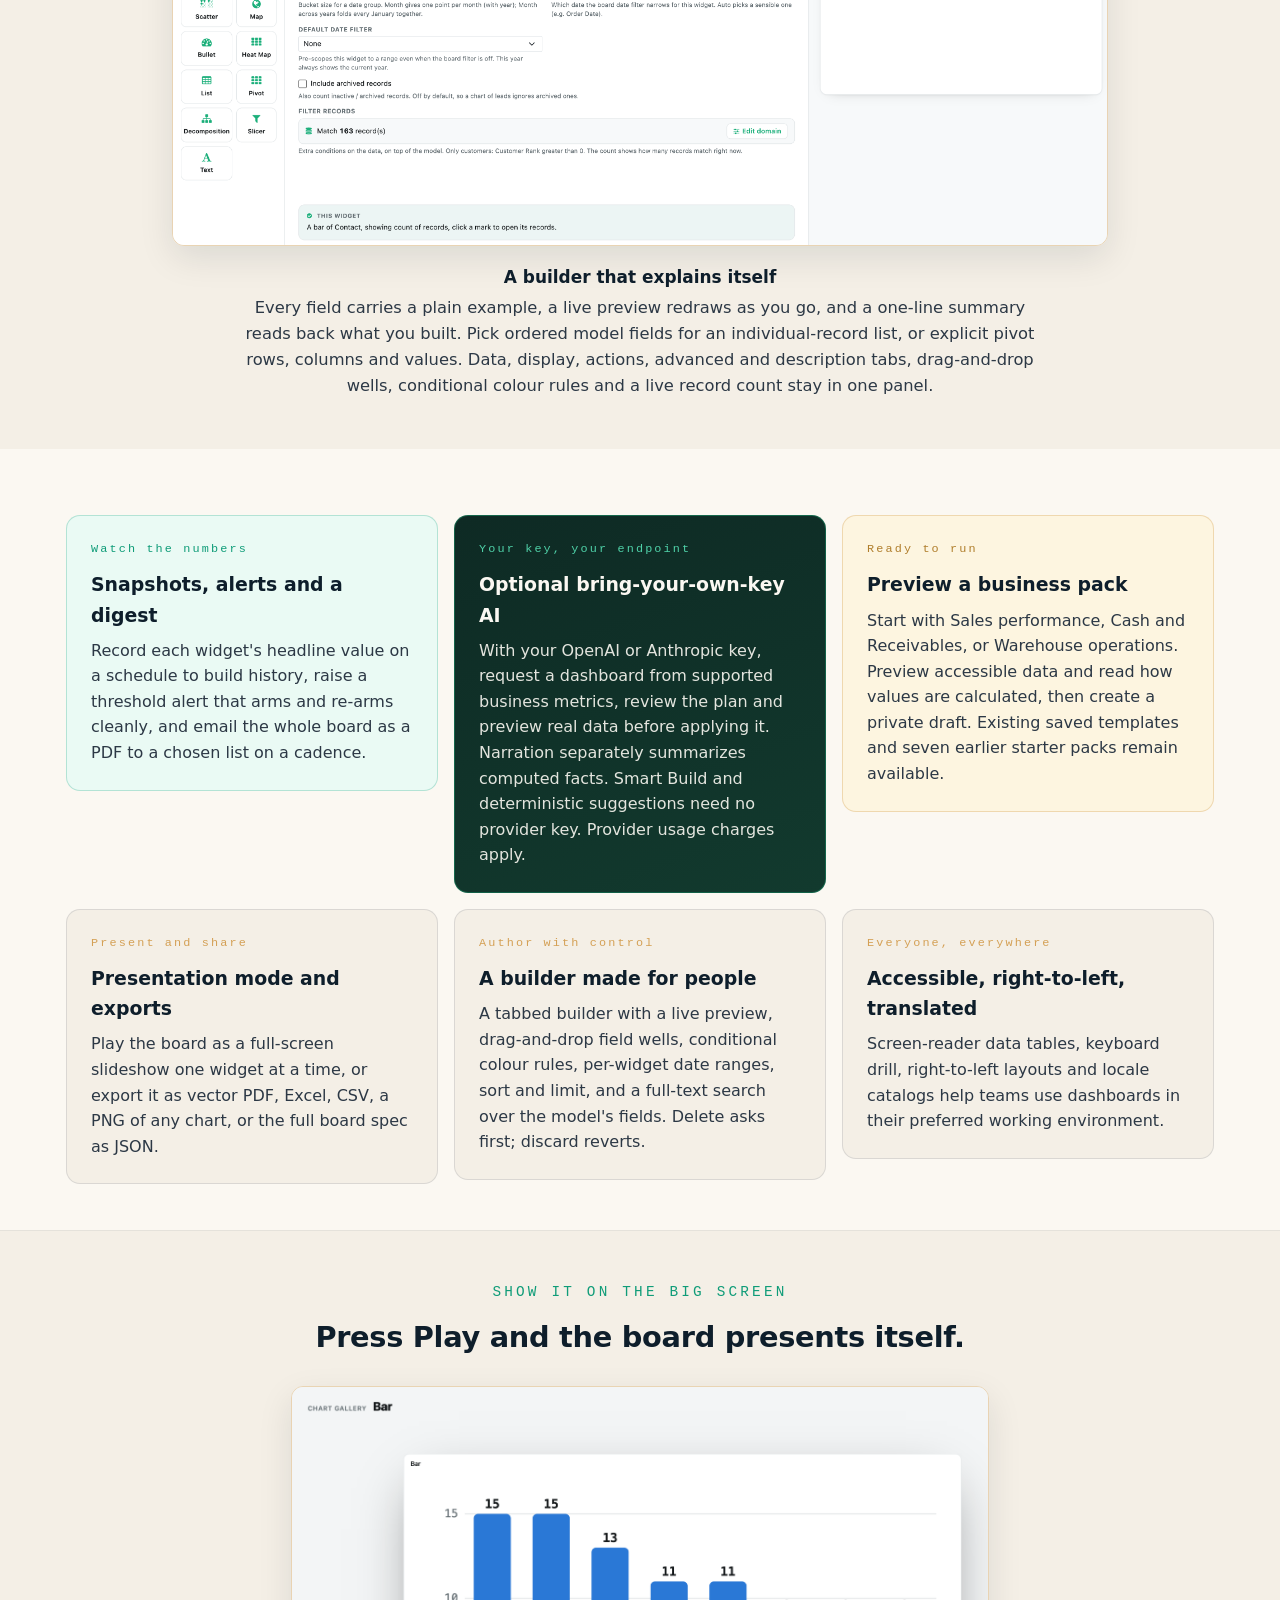
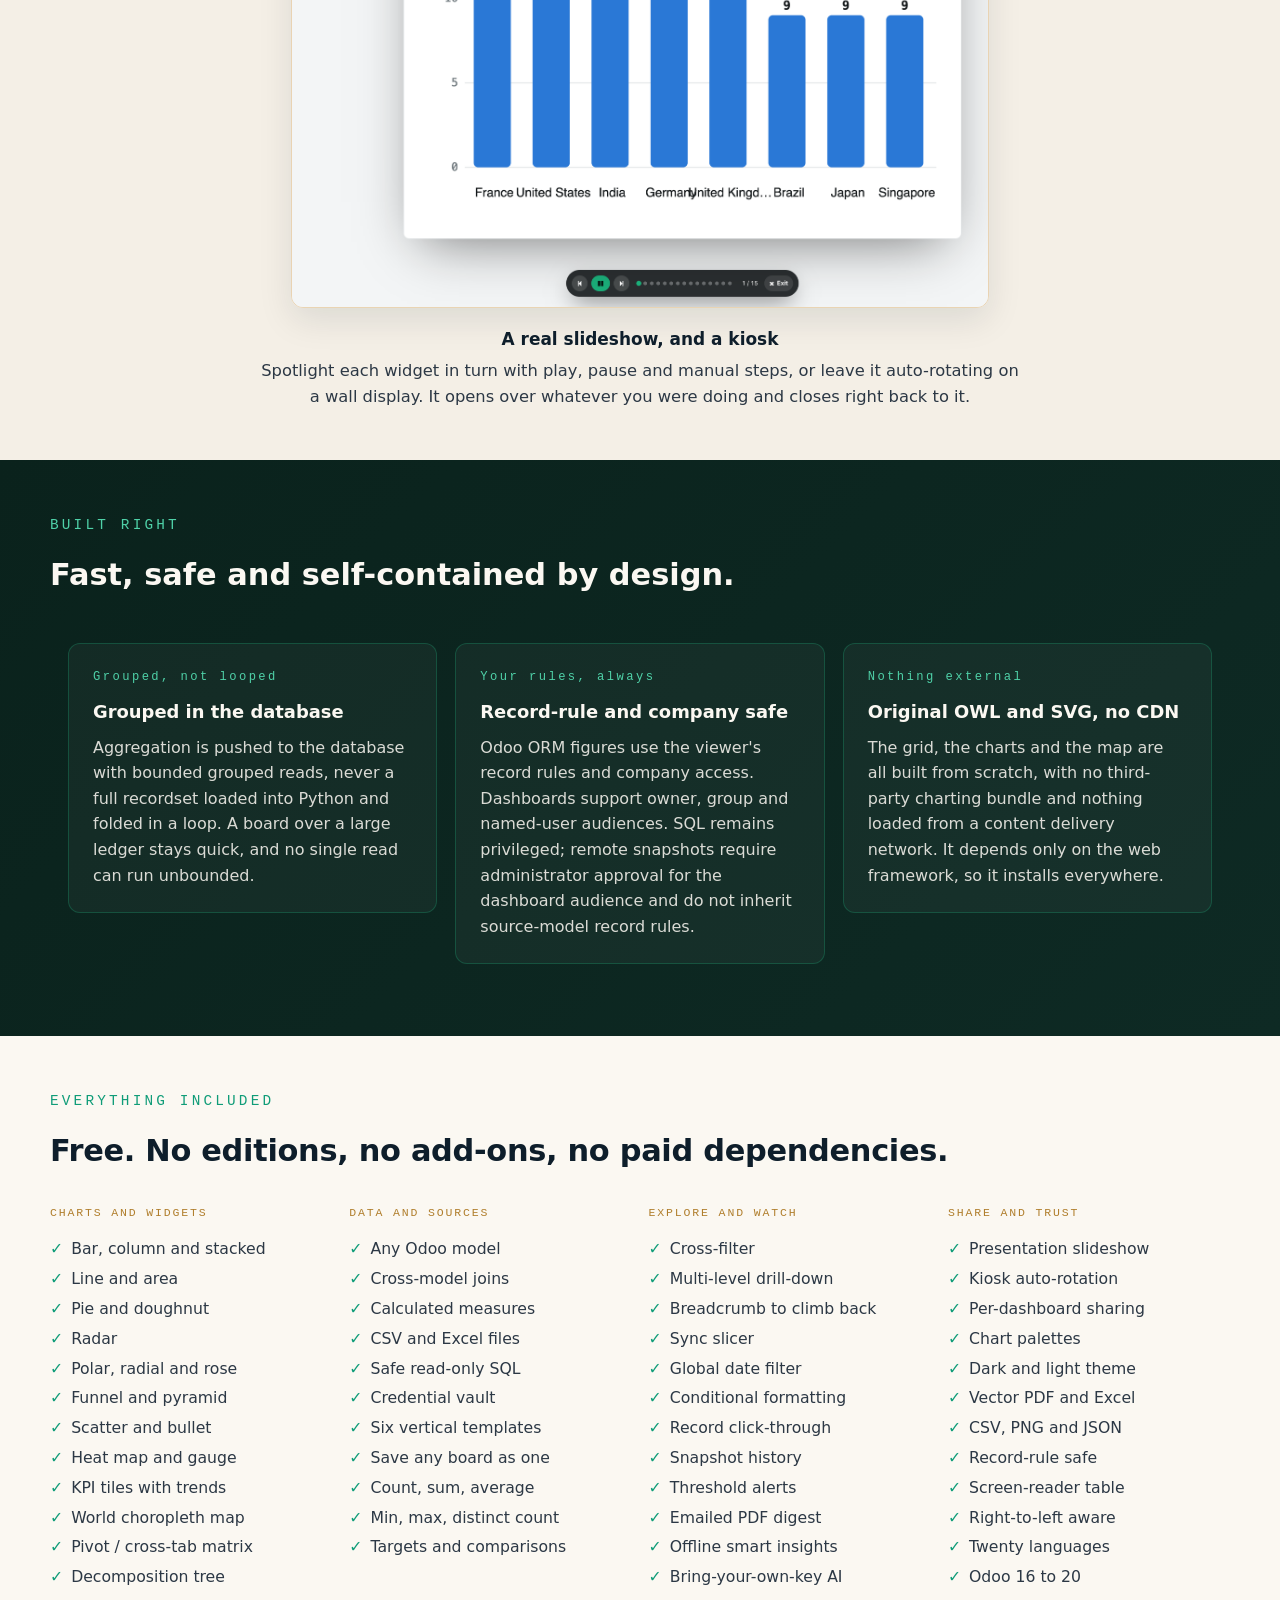
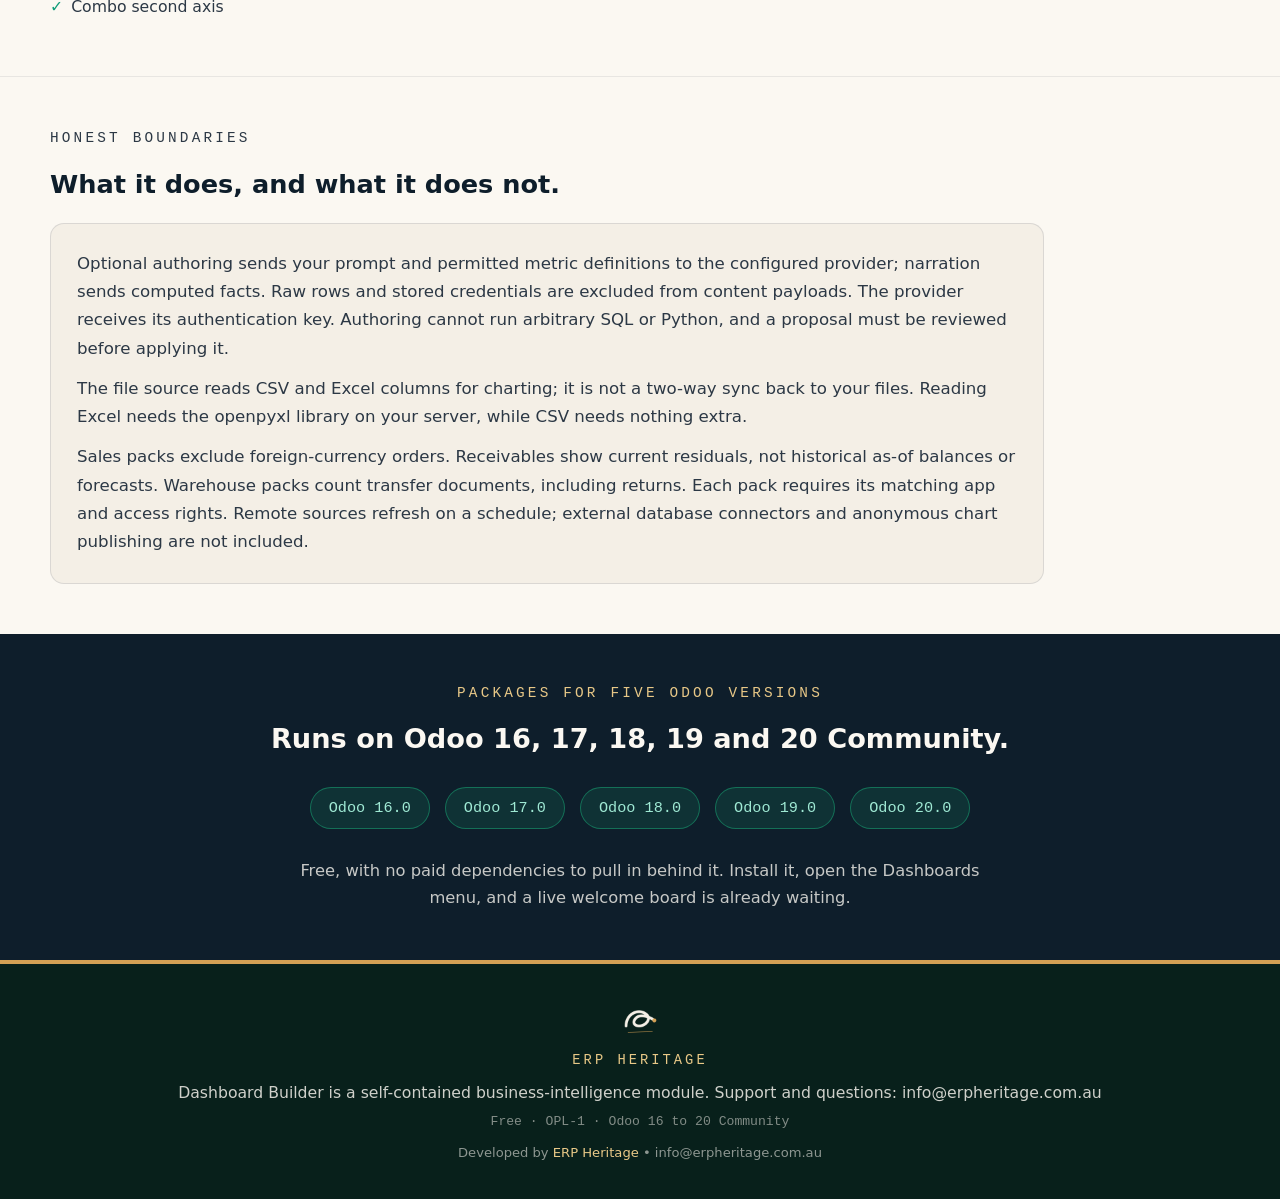
<file: eh_board/static/description/index.html>
<!DOCTYPE html>
<html lang="en">
<head>
<meta charset="UTF-8">
<title>Dashboard Builder | ERP Heritage</title>
<meta name="viewport" content="width=device-width, initial-scale=1">
<meta name="description" content="Business dashboards for Odoo Community: Sales, Receivables and Warehouse packs, optional AI authoring, 26 chart and widget types, defined metrics, Sheets and HTTPS JSON snapshots, and consistent analysis exports. Packages for Odoo 16 through 20.">
<!-- No external fonts or CDN: the listing renders on the system font stack, so
     the page keeps the same "nothing loads from a CDN" promise the module does. -->
</head>
<body style="margin:0;padding:0;background-color:#FBF8F2;color:#0E1E2B;font-family:'DM Sans',-apple-system,BlinkMacSystemFont,'Segoe UI',Roboto,system-ui,sans-serif;font-size:16px;line-height:1.6;font-weight:400;">

<!-- ============================ HEADER (light) ============================ -->
<header style="background-image:linear-gradient(135deg,#FBF8F2 0%,#F4EFE6 60%,#eef4f0 100%);color:#0E1E2B;padding:56px 24px 46px 24px;border-bottom:4px solid #D4A055;">
  <div style="max-width:1180px;margin:0 auto;">
    <img src="brand_logo_ink.png" alt="ERP Heritage" style="height:58px;width:auto;display:block;">
    <div style="width:220px;height:2px;background-color:#D4A055;margin:16px 0 22px 0;"></div>
    <span style="display:inline-block;font-family:'DM Mono',ui-monospace,monospace;font-size:0.78rem;font-weight:500;letter-spacing:0.2em;text-transform:uppercase;color:#0f9c78;padding:5px 14px;border:1px solid rgba(15,156,120,0.55);border-radius:999px;background-color:#eafaf4;margin-bottom:16px;">Business Intelligence</span>
    <h1 style="font-size:3.3rem;margin:6px 0 14px 0;font-weight:800;letter-spacing:-0.025em;color:#0E1E2B;line-height:1.02;">Dashboard Builder</h1>
    <p style="margin:0;font-size:1.28rem;line-height:1.6;max-width:760px;color:#2C3845;font-weight:500;">Start with a business question. Preview your accessible data, create a private dashboard, and trace the definition behind each business metric.</p>
    <p style="margin:14px 0 0 0;font-size:1.06rem;line-height:1.65;max-width:820px;color:#3A4A5C;">Sales, Receivables and Warehouse packs meet a visual builder with 26 chart and widget types. Optional AI proposes supported charts for review. Add administrator-configured Sheets or HTTPS JSON snapshots, then filter, drill and export your analysis. AI provider charges apply.</p>
    <div style="margin-top:26px;">
      <span style="display:inline-block;background-color:#0E1E2B;color:#FBF8F2;padding:9px 20px;border-radius:999px;font-size:1.05rem;letter-spacing:0.02em;font-family:'DM Mono',ui-monospace,monospace;margin:5px 8px 0 0;font-weight:600;">Free &middot; OPL-1</span>
      <span style="display:inline-block;background-color:#eafaf4;border:1px solid #0f9c78;color:#0f9c78;padding:8px 16px;border-radius:999px;font-size:0.92rem;letter-spacing:0.03em;font-family:'DM Mono',ui-monospace,monospace;margin:5px 8px 0 0;font-weight:600;">One install</span>
      <span style="display:inline-block;background-color:#fdf5e0;border:1px solid rgba(212,160,85,0.6);color:#B07E2C;padding:8px 16px;border-radius:999px;font-size:0.92rem;letter-spacing:0.03em;font-family:'DM Mono',ui-monospace,monospace;margin:5px 8px 0 0;">Odoo 16 &middot; 17 &middot; 18 &middot; 19 &middot; 20 Community</span>
    </div>
    <p style="margin:14px 0 0 0;font-size:0.86rem;color:#6b7684;font-family:'DM Mono',ui-monospace,monospace;">Free, no paid dependencies. Installs alongside your existing apps.</p>
    <div style="margin-top:30px;border:1px solid rgba(212,160,85,0.4);border-radius:16px;overflow:hidden;box-shadow:0 16px 40px rgba(14,30,43,0.12);background-color:#ffffff;">
      <img src="shot_hero.png" alt="A live sales dashboard: revenue and customer KPIs, a trend area chart, a target gauge, a revenue-and-order combo chart and a pipeline doughnut" style="display:block;width:100%;height:auto;">
    </div>
  </div>
</header>

<section style="padding:34px 24px;background-color:#eafaf4;">
  <div style="max-width:1180px;margin:0 auto;">
    <h2 style="margin:0 0 12px 0;">New in 7.1: create, compare and score</h2>
    <p>Choose readable models and saved sources for AI proposals. Compare independently grouped models with typed filters, explicit date scopes and arithmetic previews. Build weighted KPI objectives with owners, deliberate targets and visible scoring rules.</p>
    <p>Preview before applying. Reuse scorecards through templates and portable backups. Missing or stale values remain unavailable; business amounts and currencies are never added into a score.</p>
    <p>Choose Sales performance, Cash and Receivables, or Warehouse operations. Preview your real accessible data and inspect the definition and company behind each metric. Optional AI creates a proposal from those supported definitions; it never applies a dashboard without review.</p>
    <p>Administrator-configured Google Sheets and HTTPS JSON sources refresh into snapshots with visible freshness. Private Sheets support service-account authentication. Failed refreshes keep prior valid data with a stale status; no demo values replace your results.</p>
    <p>Existing screenshots below illustrate the chart library and earlier dashboard layouts. Read the included 7.0 and 7.1 setup guides for the new workflows, limits and configuration.</p>
  </div>
</section>

<!-- ============================ TICKER ============================ -->
<section style="background-color:#0E1E2B;color:#FBF8F2;padding:18px 0;">
  <div style="max-width:1180px;margin:0 auto;padding:0 24px;display:table;width:100%;table-layout:fixed;">
    <div style="display:table-cell;font-family:'DM Mono',ui-monospace,monospace;font-size:0.78rem;letter-spacing:0.08em;text-transform:uppercase;color:#9fe9d4;padding:0 8px;vertical-align:middle;"><span style="display:inline-block;width:7px;height:7px;background-color:#1baf7a;border-radius:50%;margin-right:7px;vertical-align:middle;"></span>20+ chart types</div>
    <div style="display:table-cell;font-family:'DM Mono',ui-monospace,monospace;font-size:0.78rem;letter-spacing:0.08em;text-transform:uppercase;color:#9fe9d4;padding:0 8px;vertical-align:middle;"><span style="display:inline-block;width:7px;height:7px;background-color:#1baf7a;border-radius:50%;margin-right:7px;vertical-align:middle;"></span>World map</div>
    <div style="display:table-cell;font-family:'DM Mono',ui-monospace,monospace;font-size:0.78rem;letter-spacing:0.08em;text-transform:uppercase;color:#9fe9d4;padding:0 8px;vertical-align:middle;"><span style="display:inline-block;width:7px;height:7px;background-color:#1baf7a;border-radius:50%;margin-right:7px;vertical-align:middle;"></span>Pivot matrix</div>
    <div style="display:table-cell;font-family:'DM Mono',ui-monospace,monospace;font-size:0.78rem;letter-spacing:0.08em;text-transform:uppercase;color:#9fe9d4;padding:0 8px;vertical-align:middle;"><span style="display:inline-block;width:7px;height:7px;background-color:#f7c94b;border-radius:50%;margin-right:7px;vertical-align:middle;"></span>Cross-filter &amp; drill</div>
    <div style="display:table-cell;font-family:'DM Mono',ui-monospace,monospace;font-size:0.78rem;letter-spacing:0.08em;text-transform:uppercase;color:#9fe9d4;padding:0 8px;vertical-align:middle;"><span style="display:inline-block;width:7px;height:7px;background-color:#1baf7a;border-radius:50%;margin-right:7px;vertical-align:middle;"></span>No CDN</div>
  </div>
</section>

<!-- ============================ WHY ============================ -->
<section style="padding:54px 0 30px 0;background-color:#FBF8F2;">
  <div style="max-width:1180px;margin:0 auto;padding:0 24px;">
    <h2 style="font-size:0.9rem;text-transform:uppercase;letter-spacing:0.22em;color:#0f9c78;margin:0 0 14px 0;font-weight:500;font-family:'DM Mono',ui-monospace,monospace;">Why this dashboard</h2>
    <h3 style="font-size:2rem;margin:0 0 16px 0;font-weight:700;color:#0E1E2B;letter-spacing:-0.01em;max-width:900px;">Useful business dashboards with visible definitions.</h3>
    <p style="font-size:1.14rem;color:#2C3845;margin:0 0 8px 0;max-width:900px;line-height:1.7;">Odoo model aggregation runs with the viewer's access rights. Defined business packs make company, currency and date assumptions visible. Grouped reads and bounded loading reduce work; response time still depends on your database, filters and workload. Original SVG charts load without a chart CDN.</p>
  </div>
</section>

<!-- ============================ FEATURE GRID 1 ============================ -->
<section style="padding:8px 0 46px 0;background-color:#FBF8F2;">
  <div style="max-width:1180px;margin:0 auto;padding:0 24px;">
    <div style="display:table;width:100%;border-collapse:separate;border-spacing:16px;">
      <div style="display:table-row;">
        <div style="display:table-cell;width:33.33%;vertical-align:top;">
          <div style="background-image:linear-gradient(160deg,#0e2a24,#123a2e);color:#FBF8F2;border:1px solid rgba(27,175,122,0.4);padding:24px;border-radius:14px;height:100%;box-sizing:border-box;">
            <div style="font-family:'DM Mono',ui-monospace,monospace;font-size:0.74rem;letter-spacing:0.18em;color:#4fd1a8;margin-bottom:10px;">The chart catalogue</div>
            <h3 style="font-size:1.18rem;font-weight:700;margin:0 0 8px 0;color:#FBF8F2;">Over 20 widget types, one engine</h3>
            <p style="font-size:1.0rem;color:rgba(251,248,242,0.9);line-height:1.6;margin:0;">Bar, column, horizontal bar, line, area, pie, doughnut, radar, polar, radial, rose, funnel, pyramid, scatter, bullet, heat map, gauge, KPI tiles, a pivot matrix, a decomposition tree, a sync slicer and rich text. Each is a small registered strategy, drawn as original SVG.</p>
          </div>
        </div>
        <div style="display:table-cell;width:33.33%;vertical-align:top;">
          <div style="background-color:#eafaf4;color:#0E1E2B;border:1px solid rgba(15,156,120,0.25);padding:24px;border-radius:14px;height:100%;box-sizing:border-box;">
            <div style="font-family:'DM Mono',ui-monospace,monospace;font-size:0.74rem;letter-spacing:0.18em;color:#0f9c78;margin-bottom:10px;">Geography that reads</div>
            <h3 style="font-size:1.18rem;font-weight:700;margin:0 0 8px 0;color:#0E1E2B;">A real choropleth world map</h3>
            <p style="font-size:1.0rem;color:#2C3845;line-height:1.6;margin:0;">Group by a country field and each country is shaded by the measure itself, with a gradient legend and click-through. It is an original projected SVG map, not pins on a borrowed tile layer, and it falls back to a ranked coloured list for any non-country dimension.</p>
          </div>
        </div>
        <div style="display:table-cell;width:33.33%;vertical-align:top;">
          <div style="background-color:#fdf5e0;color:#0E1E2B;border:1px solid rgba(212,160,85,0.35);padding:24px;border-radius:14px;height:100%;box-sizing:border-box;">
            <div style="font-family:'DM Mono',ui-monospace,monospace;font-size:0.74rem;letter-spacing:0.18em;color:#B07E2C;margin-bottom:10px;">The BI gesture</div>
            <h3 style="font-size:1.18rem;font-weight:700;margin:0 0 8px 0;color:#0E1E2B;">Cross-filter and multi-level drill</h3>
            <p style="font-size:1.0rem;color:#2C3845;line-height:1.6;margin:0;">Click a mark and every widget re-scopes to it, or drill a chart a level deeper with a breadcrumb to climb back. A sync slicer drops a value chip that filters the whole board, and any figure opens the exact records behind it.</p>
          </div>
        </div>
      </div>
    </div>
  </div>
</section>

<!-- ============================ SCREENSHOT: GALLERY ============================ -->
<section style="padding:50px 0;background-color:#FBF8F2;border-top:1px solid rgba(58,74,92,0.08);">
  <div style="max-width:1180px;margin:0 auto;padding:0 24px;">
    <h2 style="font-size:0.9rem;text-transform:uppercase;letter-spacing:0.22em;color:#0f9c78;margin:0 0 10px 0;font-weight:500;font-family:'DM Mono',ui-monospace,monospace;text-align:center;">The full catalogue</h2>
    <h3 style="font-size:1.8rem;margin:0 0 26px 0;font-weight:700;color:#0E1E2B;text-align:center;letter-spacing:-0.01em;">Over twenty chart and widget types, all drawn from scratch.</h3>
    <div style="max-width:1140px;margin:0 auto;text-align:center;">
      <img src="shot_gallery.png" alt="A gallery of chart types: bar, stacked column, line, area, pie, doughnut, radar, polar area, radial bar, rose, funnel, scatter, heat map, gauge and horizontal bar" style="display:block;width:auto;max-width:100%;max-height:600px;margin:0 auto;border:1px solid rgba(212,160,85,0.35);border-radius:12px;box-shadow:0 12px 34px rgba(14,30,43,0.10);">
      <p style="margin:18px auto 0 auto;max-width:820px;font-size:1.02rem;color:#2C3845;"><strong style="display:block;color:#0E1E2B;font-size:1.06rem;margin-bottom:4px;">One engine, every chart</strong>Bar, column, horizontal and stacked bars, line, area, pie, doughnut, radar, polar area, radial bar, a Nightingale rose, funnel, pyramid, scatter, bullet, heat map, gauge, KPI tiles, a pivot matrix, a decomposition tree, a slicer and rich text. No charting library, no CDN, every one original SVG.</p>
    </div>
  </div>
</section>

<!-- ============================ SCREENSHOT: MAP ============================ -->
<section style="padding:48px 0;background-color:#F4EFE6;">
  <div style="max-width:1180px;margin:0 auto;padding:0 24px;">
    <h2 style="font-size:0.9rem;text-transform:uppercase;letter-spacing:0.22em;color:#0f9c78;margin:0 0 10px 0;font-weight:500;font-family:'DM Mono',ui-monospace,monospace;text-align:center;">See it in action</h2>
    <h3 style="font-size:1.7rem;margin:0 0 26px 0;font-weight:700;color:#0E1E2B;text-align:center;">Countries shaded by the measure, not by pins.</h3>
    <div style="max-width:1000px;margin:0 auto;text-align:center;">
      <img src="shot_map.png" alt="A world choropleth map: customers by country, each country shaded from light to deep mint with a gradient legend" style="display:block;width:auto;max-width:100%;max-height:520px;margin:0 auto;border:1px solid rgba(212,160,85,0.35);border-radius:12px;box-shadow:0 10px 30px rgba(14,30,43,0.10);">
      <p style="margin:18px auto 0 auto;max-width:760px;font-size:1.02rem;color:#2C3845;"><strong style="display:block;color:#0E1E2B;font-size:1.06rem;margin-bottom:4px;">Choropleth map</strong>Every country is coloured by its own value with a gradient scale, hover read-out and click-through drill. The geometry is a pre-projected SVG asset, so nothing loads from an external map service.</p>
    </div>
  </div>
</section>

<!-- ============================ FEATURE GRID 2 ============================ -->
<section style="padding:50px 0 30px 0;background-color:#FBF8F2;">
  <div style="max-width:1180px;margin:0 auto;padding:0 24px;">
    <h2 style="font-size:0.9rem;text-transform:uppercase;letter-spacing:0.22em;color:#0f9c78;margin:0 0 14px 0;font-weight:500;font-family:'DM Mono',ui-monospace,monospace;">Bring your own data</h2>
    <h3 style="font-size:1.9rem;margin:0 0 26px 0;font-weight:700;color:#0E1E2B;letter-spacing:-0.01em;">From any Odoo model, two models joined, a spreadsheet, or read-only SQL.</h3>
    <div style="display:table;width:100%;border-collapse:separate;border-spacing:16px;">
      <div style="display:table-row;">
        <div style="display:table-cell;width:25%;vertical-align:top;">
          <div style="background-color:#F4EFE6;color:#0E1E2B;border:1px solid rgba(58,74,92,0.14);padding:22px;border-radius:12px;height:100%;box-sizing:border-box;">
            <div style="font-family:'DM Mono',ui-monospace,monospace;font-size:0.72rem;letter-spacing:0.16em;color:#D4A055;margin-bottom:9px;">Any model</div>
            <h3 style="font-size:1.08rem;font-weight:700;margin:0 0 7px 0;color:#0E1E2B;">Group any Odoo model</h3>
            <p style="font-size:0.97rem;color:#2C3845;line-height:1.55;margin:0;">Pick a model, a group-by field and a measure. Count, sum, average, min, max, distinct count, or a calculated formula over other measures.</p>
          </div>
        </div>
        <div style="display:table-cell;width:25%;vertical-align:top;">
          <div style="background-color:#F4EFE6;color:#0E1E2B;border:1px solid rgba(58,74,92,0.14);padding:22px;border-radius:12px;height:100%;box-sizing:border-box;">
            <div style="font-family:'DM Mono',ui-monospace,monospace;font-size:0.72rem;letter-spacing:0.16em;color:#D4A055;margin-bottom:9px;">Two models</div>
            <h3 style="font-size:1.08rem;font-weight:700;margin:0 0 7px 0;color:#0E1E2B;">Cross-model joins</h3>
            <p style="font-size:0.97rem;color:#2C3845;line-height:1.55;margin:0;">Compare two models on a shared key, such as orders versus invoices, merged in Python so both sides stay rule-safe. No raw SQL join to write.</p>
          </div>
        </div>
        <div style="display:table-cell;width:25%;vertical-align:top;">
          <div style="background-color:#F4EFE6;color:#0E1E2B;border:1px solid rgba(58,74,92,0.14);padding:22px;border-radius:12px;height:100%;box-sizing:border-box;">
            <div style="font-family:'DM Mono',ui-monospace,monospace;font-size:0.72rem;letter-spacing:0.16em;color:#D4A055;margin-bottom:9px;">A spreadsheet</div>
            <h3 style="font-size:1.08rem;font-weight:700;margin:0 0 7px 0;color:#0E1E2B;">CSV and Excel files</h3>
            <p style="font-size:0.97rem;color:#2C3845;line-height:1.55;margin:0;">Upload a CSV or Excel file and chart its columns directly. It is parsed to a light column list, never turned into a new database table, so a re-upload just refreshes.</p>
          </div>
        </div>
        <div style="display:table-cell;width:25%;vertical-align:top;">
          <div style="background-color:#F4EFE6;color:#0E1E2B;border:1px solid rgba(58,74,92,0.14);padding:22px;border-radius:12px;height:100%;box-sizing:border-box;">
            <div style="font-family:'DM Mono',ui-monospace,monospace;font-size:0.72rem;letter-spacing:0.16em;color:#D4A055;margin-bottom:9px;">Read-only SQL</div>
            <h3 style="font-size:1.08rem;font-weight:700;margin:0 0 7px 0;color:#0E1E2B;">Safe SQL, vaulted secrets</h3>
            <p style="font-size:0.97rem;color:#2C3845;line-height:1.55;margin:0;">Privileged SQL on the current Odoo database, with statement checks, timeout, row bounds and rollback. Raw SQL does not inherit Odoo record rules. Configure a least-privilege database role for additional protection.</p>
          </div>
        </div>
      </div>
    </div>
  </div>
</section>

<!-- ============================ SCREENSHOT: COMBO + PIVOT ============================ -->
<section style="padding:44px 0;background-color:#F4EFE6;">
  <div style="max-width:1180px;margin:0 auto;padding:0 24px;">
    <div style="max-width:1000px;margin:0 auto 40px auto;text-align:center;">
      <img src="shot_combo.png" alt="A combo chart: revenue as blue bars on the left axis with an order-count line in green on a second right-hand axis" style="display:block;width:auto;max-width:100%;max-height:460px;margin:0 auto;border:1px solid rgba(212,160,85,0.35);border-radius:12px;box-shadow:0 10px 30px rgba(14,30,43,0.10);">
      <p style="margin:18px auto 0 auto;max-width:760px;font-size:1.02rem;color:#2C3845;"><strong style="display:block;color:#0E1E2B;font-size:1.06rem;margin-bottom:4px;">Combo charts with a second axis</strong>Draw one measure as bars and another as a line on its own right-hand scale, so a value and a rate read together on one chart.</p>
    </div>
    <div style="max-width:1000px;margin:0 auto;text-align:center;">
      <img src="shot_pivot.png" alt="A pivot matrix: pipeline status down the rows, months across the columns, revenue in every cell with row, column and grand totals" style="display:block;width:auto;max-width:100%;max-height:460px;margin:0 auto;border:1px solid rgba(212,160,85,0.35);border-radius:12px;box-shadow:0 10px 30px rgba(14,30,43,0.10);">
      <p style="margin:18px auto 0 auto;max-width:760px;font-size:1.02rem;color:#2C3845;"><strong style="display:block;color:#0E1E2B;font-size:1.06rem;margin-bottom:4px;">A true pivot matrix</strong>Cross-tab any two dimensions with row, column and grand totals computed database side, a heat shade per cell, and click-through on any cell. Every total is exact for any aggregate, including averages, and each value can carry an adjacent percentage of its row, column or grand total.</p>
    </div>
  </div>
</section>

<!-- ============================ SCREENSHOT: BUILDER ============================ -->
<section style="padding:50px 0;background-color:#F4EFE6;">
  <div style="max-width:1180px;margin:0 auto;padding:0 24px;">
    <h2 style="font-size:0.9rem;text-transform:uppercase;letter-spacing:0.22em;color:#0f9c78;margin:0 0 10px 0;font-weight:500;font-family:'DM Mono',ui-monospace,monospace;text-align:center;">Author with a live preview</h2>
    <h3 style="font-size:1.8rem;margin:0 0 26px 0;font-weight:700;color:#0E1E2B;text-align:center;letter-spacing:-0.01em;">Pick a type, pick a model, watch it draw itself.</h3>
    <div style="max-width:1140px;margin:0 auto;text-align:center;">
      <img src="shot_builder.png" alt="The widget builder: a type rail on the left, a data and display panel in the middle with fields, measures, group-by, sort and a domain matcher, and a live preview on the right" style="display:block;width:auto;max-width:100%;max-height:620px;margin:0 auto;border:1px solid rgba(212,160,85,0.35);border-radius:12px;box-shadow:0 12px 34px rgba(14,30,43,0.10);">
      <p style="margin:18px auto 0 auto;max-width:820px;font-size:1.02rem;color:#2C3845;"><strong style="display:block;color:#0E1E2B;font-size:1.06rem;margin-bottom:4px;">A builder that explains itself</strong>Every field carries a plain example, a live preview redraws as you go, and a one-line summary reads back what you built. Pick ordered model fields for an individual-record list, or explicit pivot rows, columns and values. Data, display, actions, advanced and description tabs, drag-and-drop wells, conditional colour rules and a live record count stay in one panel.</p>
    </div>
  </div>
</section>

<!-- ============================ FEATURE GRID 3 ============================ -->
<section style="padding:50px 0 30px 0;background-color:#FBF8F2;">
  <div style="max-width:1180px;margin:0 auto;padding:0 24px;">
    <div style="display:table;width:100%;border-collapse:separate;border-spacing:16px;">
      <div style="display:table-row;">
        <div style="display:table-cell;width:33.33%;vertical-align:top;">
          <div style="background-color:#eafaf4;color:#0E1E2B;border:1px solid rgba(15,156,120,0.25);padding:24px;border-radius:14px;height:100%;box-sizing:border-box;">
            <div style="font-family:'DM Mono',ui-monospace,monospace;font-size:0.74rem;letter-spacing:0.18em;color:#0f9c78;margin-bottom:10px;">Watch the numbers</div>
            <h3 style="font-size:1.18rem;font-weight:700;margin:0 0 8px 0;color:#0E1E2B;">Snapshots, alerts and a digest</h3>
            <p style="font-size:1.0rem;color:#2C3845;line-height:1.6;margin:0;">Record each widget's headline value on a schedule to build history, raise a threshold alert that arms and re-arms cleanly, and email the whole board as a PDF to a chosen list on a cadence.</p>
          </div>
        </div>
        <div style="display:table-cell;width:33.33%;vertical-align:top;">
          <div style="background-image:linear-gradient(160deg,#0e2a24,#123a2e);color:#FBF8F2;border:1px solid rgba(27,175,122,0.4);padding:24px;border-radius:14px;height:100%;box-sizing:border-box;">
            <div style="font-family:'DM Mono',ui-monospace,monospace;font-size:0.74rem;letter-spacing:0.18em;color:#4fd1a8;margin-bottom:10px;">Your key, your endpoint</div>
            <h3 style="font-size:1.18rem;font-weight:700;margin:0 0 8px 0;color:#FBF8F2;">Optional bring-your-own-key AI</h3>
            <p style="font-size:1.0rem;color:rgba(251,248,242,0.9);line-height:1.6;margin:0;">With your OpenAI or Anthropic key, request a dashboard from supported business metrics, review the plan and preview real data before applying it. Narration separately summarizes computed facts. Smart Build and deterministic suggestions need no provider key. Provider usage charges apply.</p>
          </div>
        </div>
        <div style="display:table-cell;width:33.33%;vertical-align:top;">
          <div style="background-color:#fdf5e0;color:#0E1E2B;border:1px solid rgba(212,160,85,0.35);padding:24px;border-radius:14px;height:100%;box-sizing:border-box;">
            <div style="font-family:'DM Mono',ui-monospace,monospace;font-size:0.74rem;letter-spacing:0.18em;color:#B07E2C;margin-bottom:10px;">Ready to run</div>
            <h3 style="font-size:1.18rem;font-weight:700;margin:0 0 8px 0;color:#0E1E2B;">Preview a business pack</h3>
            <p style="font-size:1.0rem;color:#2C3845;line-height:1.6;margin:0;">Start with Sales performance, Cash and Receivables, or Warehouse operations. Preview accessible data and read how values are calculated, then create a private draft. Existing saved templates and seven earlier starter packs remain available.</p>
          </div>
        </div>
      </div>
      <div style="display:table-row;">
        <div style="display:table-cell;width:33.33%;vertical-align:top;">
          <div style="background-color:#F4EFE6;color:#0E1E2B;border:1px solid rgba(58,74,92,0.14);padding:24px;border-radius:14px;height:100%;box-sizing:border-box;">
            <div style="font-family:'DM Mono',ui-monospace,monospace;font-size:0.74rem;letter-spacing:0.18em;color:#D4A055;margin-bottom:10px;">Present and share</div>
            <h3 style="font-size:1.18rem;font-weight:700;margin:0 0 8px 0;color:#0E1E2B;">Presentation mode and exports</h3>
            <p style="font-size:1.0rem;color:#2C3845;line-height:1.6;margin:0;">Play the board as a full-screen slideshow one widget at a time, or export it as vector PDF, Excel, CSV, a PNG of any chart, or the full board spec as JSON.</p>
          </div>
        </div>
        <div style="display:table-cell;width:33.33%;vertical-align:top;">
          <div style="background-color:#F4EFE6;color:#0E1E2B;border:1px solid rgba(58,74,92,0.14);padding:24px;border-radius:14px;height:100%;box-sizing:border-box;">
            <div style="font-family:'DM Mono',ui-monospace,monospace;font-size:0.74rem;letter-spacing:0.18em;color:#D4A055;margin-bottom:10px;">Author with control</div>
            <h3 style="font-size:1.18rem;font-weight:700;margin:0 0 8px 0;color:#0E1E2B;">A builder made for people</h3>
            <p style="font-size:1.0rem;color:#2C3845;line-height:1.6;margin:0;">A tabbed builder with a live preview, drag-and-drop field wells, conditional colour rules, per-widget date ranges, sort and limit, and a full-text search over the model's fields. Delete asks first; discard reverts.</p>
          </div>
        </div>
        <div style="display:table-cell;width:33.33%;vertical-align:top;">
          <div style="background-color:#F4EFE6;color:#0E1E2B;border:1px solid rgba(58,74,92,0.14);padding:24px;border-radius:14px;height:100%;box-sizing:border-box;">
            <div style="font-family:'DM Mono',ui-monospace,monospace;font-size:0.74rem;letter-spacing:0.18em;color:#D4A055;margin-bottom:10px;">Everyone, everywhere</div>
            <h3 style="font-size:1.18rem;font-weight:700;margin:0 0 8px 0;color:#0E1E2B;">Accessible, right-to-left, translated</h3>
            <p style="font-size:1.0rem;color:#2C3845;line-height:1.6;margin:0;">Screen-reader data tables, keyboard drill, right-to-left layouts and locale catalogs help teams use dashboards in their preferred working environment.</p>
          </div>
        </div>
      </div>
    </div>
  </div>
</section>

<!-- ============================ SCREENSHOT: PRESENT ============================ -->
<section style="padding:50px 0;background-color:#F4EFE6;border-top:1px solid rgba(58,74,92,0.08);">
  <div style="max-width:1180px;margin:0 auto;padding:0 24px;">
    <h2 style="font-size:0.9rem;text-transform:uppercase;letter-spacing:0.22em;color:#0f9c78;margin:0 0 10px 0;font-weight:500;font-family:'DM Mono',ui-monospace,monospace;text-align:center;">Show it on the big screen</h2>
    <h3 style="font-size:1.8rem;margin:0 0 26px 0;font-weight:700;color:#0E1E2B;text-align:center;letter-spacing:-0.01em;">Press Play and the board presents itself.</h3>
    <div style="max-width:1000px;margin:0 auto;text-align:center;">
      <img src="shot_present.png" alt="Presentation mode: one widget spotlighted full-screen with a play, pause, previous and next control bar and slide progress at the bottom" style="display:block;width:auto;max-width:100%;max-height:520px;margin:0 auto;border:1px solid rgba(212,160,85,0.35);border-radius:12px;box-shadow:0 12px 34px rgba(14,30,43,0.10);">
      <p style="margin:18px auto 0 auto;max-width:760px;font-size:1.02rem;color:#2C3845;"><strong style="display:block;color:#0E1E2B;font-size:1.06rem;margin-bottom:4px;">A real slideshow, and a kiosk</strong>Spotlight each widget in turn with play, pause and manual steps, or leave it auto-rotating on a wall display. It opens over whatever you were doing and closes right back to it.</p>
    </div>
  </div>
</section>

<!-- ============================ BUILT RIGHT (dark) ============================ -->
<section style="padding:54px 0;background-image:linear-gradient(135deg,#0a221c,#0e2a24);color:#FBF8F2;">
  <div style="max-width:1180px;margin:0 auto;padding:0 24px;">
    <h2 style="font-size:0.9rem;text-transform:uppercase;letter-spacing:0.22em;color:#4fd1a8;margin:0 0 14px 0;font-weight:500;font-family:'DM Mono',ui-monospace,monospace;">Built right</h2>
    <h3 style="font-size:1.9rem;margin:0 0 26px 0;font-weight:700;color:#FBF8F2;">Fast, safe and self-contained by design.</h3>
    <div style="display:table;width:100%;border-collapse:separate;border-spacing:18px;">
      <div style="display:table-row;">
        <div style="display:table-cell;width:33.33%;vertical-align:top;">
          <div style="background-color:rgba(255,255,255,0.04);border:1px solid rgba(27,175,122,0.28);padding:24px;border-radius:12px;height:100%;box-sizing:border-box;">
            <div style="font-family:'DM Mono',ui-monospace,monospace;font-size:0.76rem;letter-spacing:0.2em;color:#4fd1a8;margin-bottom:10px;">Grouped, not looped</div>
            <h3 style="font-size:1.12rem;font-weight:600;margin:0 0 8px 0;color:#FBF8F2;">Grouped in the database</h3>
            <p style="font-size:1.0rem;color:rgba(251,248,242,0.86);line-height:1.6;margin:0;">Aggregation is pushed to the database with bounded grouped reads, never a full recordset loaded into Python and folded in a loop. A board over a large ledger stays quick, and no single read can run unbounded.</p>
          </div>
        </div>
        <div style="display:table-cell;width:33.33%;vertical-align:top;">
          <div style="background-color:rgba(255,255,255,0.04);border:1px solid rgba(27,175,122,0.28);padding:24px;border-radius:12px;height:100%;box-sizing:border-box;">
            <div style="font-family:'DM Mono',ui-monospace,monospace;font-size:0.76rem;letter-spacing:0.2em;color:#4fd1a8;margin-bottom:10px;">Your rules, always</div>
            <h3 style="font-size:1.12rem;font-weight:600;margin:0 0 8px 0;color:#FBF8F2;">Record-rule and company safe</h3>
            <p style="font-size:1.0rem;color:rgba(251,248,242,0.86);line-height:1.6;margin:0;">Odoo ORM figures use the viewer's record rules and company access. Dashboards support owner, group and named-user audiences. SQL remains privileged; remote snapshots require administrator approval for the dashboard audience and do not inherit source-model record rules.</p>
          </div>
        </div>
        <div style="display:table-cell;width:33.33%;vertical-align:top;">
          <div style="background-color:rgba(255,255,255,0.04);border:1px solid rgba(27,175,122,0.28);padding:24px;border-radius:12px;height:100%;box-sizing:border-box;">
            <div style="font-family:'DM Mono',ui-monospace,monospace;font-size:0.76rem;letter-spacing:0.2em;color:#4fd1a8;margin-bottom:10px;">Nothing external</div>
            <h3 style="font-size:1.12rem;font-weight:600;margin:0 0 8px 0;color:#FBF8F2;">Original OWL and SVG, no CDN</h3>
            <p style="font-size:1.0rem;color:rgba(251,248,242,0.86);line-height:1.6;margin:0;">The grid, the charts and the map are all built from scratch, with no third-party charting bundle and nothing loaded from a content delivery network. It depends only on the web framework, so it installs everywhere.</p>
          </div>
        </div>
      </div>
    </div>
  </div>
</section>

<!-- ============================ EVERYTHING INCLUDED ============================ -->
<section style="padding:54px 0;background-color:#FBF8F2;">
  <div style="max-width:1180px;margin:0 auto;padding:0 24px;">
    <h2 style="font-size:0.9rem;text-transform:uppercase;letter-spacing:0.22em;color:#0f9c78;margin:0 0 14px 0;font-weight:500;font-family:'DM Mono',ui-monospace,monospace;">Everything included</h2>
    <h3 style="font-size:1.9rem;margin:0 0 28px 0;font-weight:700;color:#0E1E2B;letter-spacing:-0.01em;">Free. No editions, no add-ons, no paid dependencies.</h3>
    <div style="display:table;width:100%;table-layout:fixed;border-spacing:0;">
      <div style="display:table-cell;width:25%;vertical-align:top;padding-right:18px;">
        <div style="font-family:'DM Mono',ui-monospace,monospace;font-size:0.72rem;letter-spacing:0.16em;color:#B07E2C;text-transform:uppercase;margin-bottom:12px;">Charts and widgets</div>
        <div style="font-size:0.98rem;color:#2C3845;line-height:1.9;">
          <div><span style="color:#0f9c78;font-weight:700;margin-right:8px;">&#10003;</span>Bar, column and stacked</div>
          <div><span style="color:#0f9c78;font-weight:700;margin-right:8px;">&#10003;</span>Line and area</div>
          <div><span style="color:#0f9c78;font-weight:700;margin-right:8px;">&#10003;</span>Pie and doughnut</div>
          <div><span style="color:#0f9c78;font-weight:700;margin-right:8px;">&#10003;</span>Radar</div>
          <div><span style="color:#0f9c78;font-weight:700;margin-right:8px;">&#10003;</span>Polar, radial and rose</div>
          <div><span style="color:#0f9c78;font-weight:700;margin-right:8px;">&#10003;</span>Funnel and pyramid</div>
          <div><span style="color:#0f9c78;font-weight:700;margin-right:8px;">&#10003;</span>Scatter and bullet</div>
          <div><span style="color:#0f9c78;font-weight:700;margin-right:8px;">&#10003;</span>Heat map and gauge</div>
          <div><span style="color:#0f9c78;font-weight:700;margin-right:8px;">&#10003;</span>KPI tiles with trends</div>
          <div><span style="color:#0f9c78;font-weight:700;margin-right:8px;">&#10003;</span>World choropleth map</div>
          <div><span style="color:#0f9c78;font-weight:700;margin-right:8px;">&#10003;</span>Pivot / cross-tab matrix</div>
          <div><span style="color:#0f9c78;font-weight:700;margin-right:8px;">&#10003;</span>Decomposition tree</div>
          <div><span style="color:#0f9c78;font-weight:700;margin-right:8px;">&#10003;</span>Combo second axis</div>
        </div>
      </div>
      <div style="display:table-cell;width:25%;vertical-align:top;padding-right:18px;">
        <div style="font-family:'DM Mono',ui-monospace,monospace;font-size:0.72rem;letter-spacing:0.16em;color:#B07E2C;text-transform:uppercase;margin-bottom:12px;">Data and sources</div>
        <div style="font-size:0.98rem;color:#2C3845;line-height:1.9;">
          <div><span style="color:#0f9c78;font-weight:700;margin-right:8px;">&#10003;</span>Any Odoo model</div>
          <div><span style="color:#0f9c78;font-weight:700;margin-right:8px;">&#10003;</span>Cross-model joins</div>
          <div><span style="color:#0f9c78;font-weight:700;margin-right:8px;">&#10003;</span>Calculated measures</div>
          <div><span style="color:#0f9c78;font-weight:700;margin-right:8px;">&#10003;</span>CSV and Excel files</div>
          <div><span style="color:#0f9c78;font-weight:700;margin-right:8px;">&#10003;</span>Safe read-only SQL</div>
          <div><span style="color:#0f9c78;font-weight:700;margin-right:8px;">&#10003;</span>Credential vault</div>
          <div><span style="color:#0f9c78;font-weight:700;margin-right:8px;">&#10003;</span>Six vertical templates</div>
          <div><span style="color:#0f9c78;font-weight:700;margin-right:8px;">&#10003;</span>Save any board as one</div>
          <div><span style="color:#0f9c78;font-weight:700;margin-right:8px;">&#10003;</span>Count, sum, average</div>
          <div><span style="color:#0f9c78;font-weight:700;margin-right:8px;">&#10003;</span>Min, max, distinct count</div>
          <div><span style="color:#0f9c78;font-weight:700;margin-right:8px;">&#10003;</span>Targets and comparisons</div>
        </div>
      </div>
      <div style="display:table-cell;width:25%;vertical-align:top;padding-right:18px;">
        <div style="font-family:'DM Mono',ui-monospace,monospace;font-size:0.72rem;letter-spacing:0.16em;color:#B07E2C;text-transform:uppercase;margin-bottom:12px;">Explore and watch</div>
        <div style="font-size:0.98rem;color:#2C3845;line-height:1.9;">
          <div><span style="color:#0f9c78;font-weight:700;margin-right:8px;">&#10003;</span>Cross-filter</div>
          <div><span style="color:#0f9c78;font-weight:700;margin-right:8px;">&#10003;</span>Multi-level drill-down</div>
          <div><span style="color:#0f9c78;font-weight:700;margin-right:8px;">&#10003;</span>Breadcrumb to climb back</div>
          <div><span style="color:#0f9c78;font-weight:700;margin-right:8px;">&#10003;</span>Sync slicer</div>
          <div><span style="color:#0f9c78;font-weight:700;margin-right:8px;">&#10003;</span>Global date filter</div>
          <div><span style="color:#0f9c78;font-weight:700;margin-right:8px;">&#10003;</span>Conditional formatting</div>
          <div><span style="color:#0f9c78;font-weight:700;margin-right:8px;">&#10003;</span>Record click-through</div>
          <div><span style="color:#0f9c78;font-weight:700;margin-right:8px;">&#10003;</span>Snapshot history</div>
          <div><span style="color:#0f9c78;font-weight:700;margin-right:8px;">&#10003;</span>Threshold alerts</div>
          <div><span style="color:#0f9c78;font-weight:700;margin-right:8px;">&#10003;</span>Emailed PDF digest</div>
          <div><span style="color:#0f9c78;font-weight:700;margin-right:8px;">&#10003;</span>Offline smart insights</div>
          <div><span style="color:#0f9c78;font-weight:700;margin-right:8px;">&#10003;</span>Bring-your-own-key AI</div>
        </div>
      </div>
      <div style="display:table-cell;width:25%;vertical-align:top;">
        <div style="font-family:'DM Mono',ui-monospace,monospace;font-size:0.72rem;letter-spacing:0.16em;color:#B07E2C;text-transform:uppercase;margin-bottom:12px;">Share and trust</div>
        <div style="font-size:0.98rem;color:#2C3845;line-height:1.9;">
          <div><span style="color:#0f9c78;font-weight:700;margin-right:8px;">&#10003;</span>Presentation slideshow</div>
          <div><span style="color:#0f9c78;font-weight:700;margin-right:8px;">&#10003;</span>Kiosk auto-rotation</div>
          <div><span style="color:#0f9c78;font-weight:700;margin-right:8px;">&#10003;</span>Per-dashboard sharing</div>
          <div><span style="color:#0f9c78;font-weight:700;margin-right:8px;">&#10003;</span>Chart palettes</div>
          <div><span style="color:#0f9c78;font-weight:700;margin-right:8px;">&#10003;</span>Dark and light theme</div>
          <div><span style="color:#0f9c78;font-weight:700;margin-right:8px;">&#10003;</span>Vector PDF and Excel</div>
          <div><span style="color:#0f9c78;font-weight:700;margin-right:8px;">&#10003;</span>CSV, PNG and JSON</div>
          <div><span style="color:#0f9c78;font-weight:700;margin-right:8px;">&#10003;</span>Record-rule safe</div>
          <div><span style="color:#0f9c78;font-weight:700;margin-right:8px;">&#10003;</span>Screen-reader table</div>
          <div><span style="color:#0f9c78;font-weight:700;margin-right:8px;">&#10003;</span>Right-to-left aware</div>
          <div><span style="color:#0f9c78;font-weight:700;margin-right:8px;">&#10003;</span>Twenty languages</div>
          <div><span style="color:#0f9c78;font-weight:700;margin-right:8px;">&#10003;</span>Odoo 16 to 20</div>
        </div>
      </div>
    </div>
  </div>
</section>

<!-- ============================ BOUNDARIES (honest) ============================ -->
<section style="padding:50px 0;background-color:#FBF8F2;border-top:1px solid rgba(58,74,92,0.1);">
  <div style="max-width:1180px;margin:0 auto;padding:0 24px;">
    <h2 style="font-size:0.9rem;text-transform:uppercase;letter-spacing:0.22em;color:#2C3845;margin:0 0 14px 0;font-weight:500;font-family:'DM Mono',ui-monospace,monospace;">Honest boundaries</h2>
    <h3 style="font-size:1.6rem;margin:0 0 18px 0;font-weight:600;color:#0E1E2B;">What it does, and what it does not.</h3>
    <div style="background-color:#F4EFE6;border:1px solid rgba(58,74,92,0.14);border-radius:14px;padding:26px;max-width:940px;">
      <p style="font-size:1.04rem;line-height:1.7;color:#2C3845;margin:0 0 12px 0;">Optional authoring sends your prompt and permitted metric definitions to the configured provider; narration sends computed facts. Raw rows and stored credentials are excluded from content payloads. The provider receives its authentication key. Authoring cannot run arbitrary SQL or Python, and a proposal must be reviewed before applying it.</p>
      <p style="font-size:1.04rem;line-height:1.7;color:#2C3845;margin:0 0 12px 0;">The file source reads CSV and Excel columns for charting; it is not a two-way sync back to your files. Reading Excel needs the openpyxl library on your server, while CSV needs nothing extra.</p>
      <p style="font-size:1.04rem;line-height:1.7;color:#2C3845;margin:0;">Sales packs exclude foreign-currency orders. Receivables show current residuals, not historical as-of balances or forecasts. Warehouse packs count transfer documents, including returns. Each pack requires its matching app and access rights. Remote sources refresh on a schedule; external database connectors and anonymous chart publishing are not included.</p>
    </div>
  </div>
</section>

<!-- ============================ VERSION BAND (dark) ============================ -->
<section style="padding:48px 0;background-color:#0E1E2B;color:#FBF8F2;text-align:center;">
  <div style="max-width:1180px;margin:0 auto;padding:0 24px;">
    <h2 style="font-size:0.9rem;text-transform:uppercase;letter-spacing:0.22em;color:#E8C887;margin:0 0 12px 0;font-weight:500;font-family:'DM Mono',ui-monospace,monospace;">Packages for five Odoo versions</h2>
    <h3 style="font-size:1.7rem;margin:0 0 22px 0;font-weight:700;color:#FBF8F2;">Runs on Odoo 16, 17, 18, 19 and 20 Community.</h3>
    <div>
      <span style="display:inline-block;background-color:rgba(27,175,122,0.14);border:1px solid rgba(27,175,122,0.5);color:#9fe9d4;padding:8px 18px;border-radius:999px;font-family:'DM Mono',ui-monospace,monospace;font-size:0.95rem;margin:5px;">Odoo 16.0</span>
      <span style="display:inline-block;background-color:rgba(27,175,122,0.14);border:1px solid rgba(27,175,122,0.5);color:#9fe9d4;padding:8px 18px;border-radius:999px;font-family:'DM Mono',ui-monospace,monospace;font-size:0.95rem;margin:5px;">Odoo 17.0</span>
      <span style="display:inline-block;background-color:rgba(27,175,122,0.14);border:1px solid rgba(27,175,122,0.5);color:#9fe9d4;padding:8px 18px;border-radius:999px;font-family:'DM Mono',ui-monospace,monospace;font-size:0.95rem;margin:5px;">Odoo 18.0</span>
      <span style="display:inline-block;background-color:rgba(27,175,122,0.14);border:1px solid rgba(27,175,122,0.5);color:#9fe9d4;padding:8px 18px;border-radius:999px;font-family:'DM Mono',ui-monospace,monospace;font-size:0.95rem;margin:5px;">Odoo 19.0</span>
      <span style="display:inline-block;background-color:rgba(27,175,122,0.14);border:1px solid rgba(27,175,122,0.5);color:#9fe9d4;padding:8px 18px;border-radius:999px;font-family:ui-monospace,monospace;font-size:0.95rem;margin:5px;">Odoo 20.0</span>
    </div>
    <p style="font-size:1.02rem;color:rgba(251,248,242,0.78);margin:24px auto 0 auto;max-width:720px;line-height:1.65;">Free, with no paid dependencies to pull in behind it. Install it, open the Dashboards menu, and a live welcome board is already waiting.</p>
  </div>
</section>

<!-- ============================ FOOTER ============================ -->
<footer style="background-color:#08201b;color:#FBF8F2;padding:36px 24px;border-top:4px solid #D4A055;">
  <div style="max-width:1180px;margin:0 auto;text-align:center;">
    <div style="margin-bottom:10px;">
      <img src="mark_white.png" alt="ERP Heritage" style="height:40px;width:auto;display:inline-block;vertical-align:middle;">
    </div>
    <div style="font-family:'DM Mono',ui-monospace,monospace;font-size:0.86rem;letter-spacing:0.22em;text-transform:uppercase;color:#E8C887;margin-bottom:8px;">ERP Heritage</div>
    <p style="font-size:0.98rem;color:rgba(251,248,242,0.82);margin:0 0 6px 0;">Dashboard Builder is a self-contained business-intelligence module. Support and questions: info@erpheritage.com.au</p>
    <p style="font-size:0.82rem;color:rgba(251,248,242,0.5);margin:0 0 10px 0;font-family:'DM Mono',ui-monospace,monospace;">Free &middot; OPL-1 &middot; Odoo 16 to 20 Community</p>
    <!-- EH_SEO_START -->
    <p style="font-size:0.82rem;color:rgba(251,248,242,0.55);margin:0;">Developed by <span style="color:#E8C887;">ERP Heritage</span> &bull; info@erpheritage.com.au</p>
    <!-- EH_SEO_END -->
  </div>
</footer>

</body>
</html>
</file>
